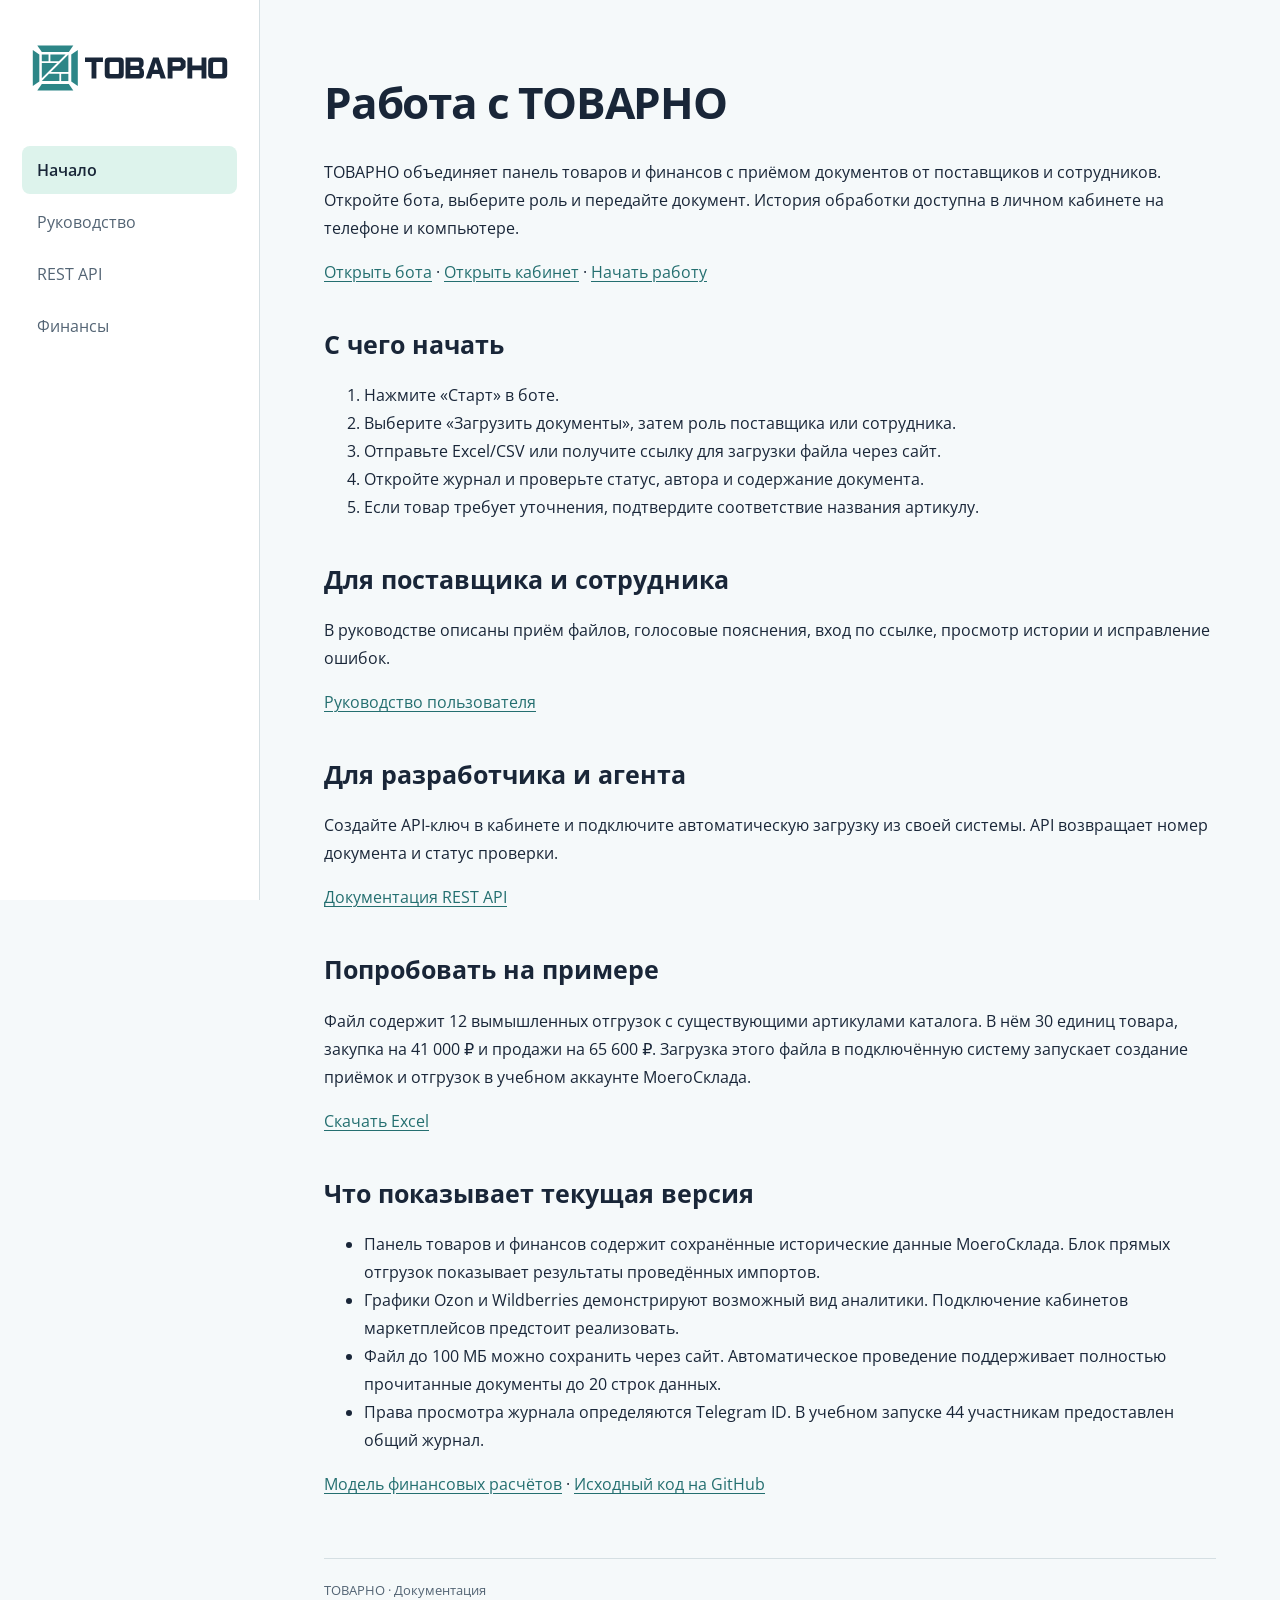
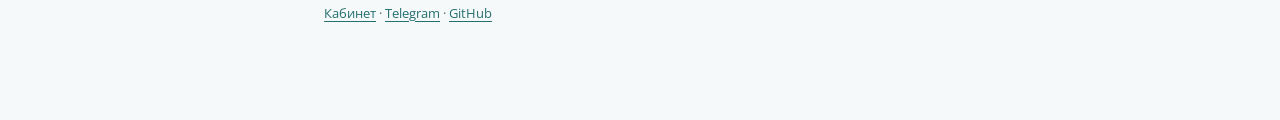
<file: docs-site/index.html>
<!doctype html><html lang="ru"><meta charset="utf-8"><meta name="viewport" content="width=device-width,initial-scale=1"><title>Начало — ТОВАРНО</title><link rel="stylesheet" href="site.css"><aside><a href="index.html"><img src="assets/logo.svg" alt="ТОВАРНО — документация"></a><nav aria-label="Документация"><a href="index.html" aria-current="page">Начало</a><a href="guide.html">Руководство</a><a href="api.html">REST API</a><a href="finance.html">Финансы</a></nav></aside><main><h1>Работа с ТОВАРНО</h1>
<p>ТОВАРНО объединяет панель товаров и финансов с приёмом документов от поставщиков и сотрудников. Откройте бота, выберите роль и передайте документ. История обработки доступна в личном кабинете на телефоне и компьютере.</p>
<p><a href="https://t.me/tovarkonttolbot">Открыть бота</a> · <a href="https://app.moyskladdemo.xyz/">Открыть кабинет</a> · <a href="guide.html">Начать работу</a></p>
<h2>С чего начать</h2>
<ol>
<li>Нажмите «Старт» в боте.</li>
<li>Выберите «Загрузить документы», затем роль поставщика или сотрудника.</li>
<li>Отправьте Excel/CSV или получите ссылку для загрузки файла через сайт.</li>
<li>Откройте журнал и проверьте статус, автора и содержание документа.</li>
<li>Если товар требует уточнения, подтвердите соответствие названия артикулу.</li>
</ol>
<h2>Для поставщика и сотрудника</h2>
<p>В руководстве описаны приём файлов, голосовые пояснения, вход по ссылке, просмотр истории и исправление ошибок.</p>
<p><a href="guide.html">Руководство пользователя</a></p>
<h2>Для разработчика и агента</h2>
<p>Создайте API-ключ в кабинете и подключите автоматическую загрузку из своей системы. API возвращает номер документа и статус проверки.</p>
<p><a href="api.html">Документация REST API</a></p>
<h2>Попробовать на примере</h2>
<p>Файл содержит 12 вымышленных отгрузок с существующими артикулами каталога. В нём 30 единиц товара, закупка на 41 000 ₽ и продажи на 65 600 ₽. Загрузка этого файла в подключённую систему запускает создание приёмок и отгрузок в учебном аккаунте МоегоСклада.</p>
<p><a href="files/supplier-direct-shipment-demo.xlsx">Скачать Excel</a></p>
<h2>Что показывает текущая версия</h2>
<ul>
<li>Панель товаров и финансов содержит сохранённые исторические данные МоегоСклада. Блок прямых отгрузок показывает результаты проведённых импортов.</li>
<li>Графики Ozon и Wildberries демонстрируют возможный вид аналитики. Подключение кабинетов маркетплейсов предстоит реализовать.</li>
<li>Файл до 100 МБ можно сохранить через сайт. Автоматическое проведение поддерживает полностью прочитанные документы до 20 строк данных.</li>
<li>Права просмотра журнала определяются Telegram ID. В учебном запуске 44 участникам предоставлен общий журнал.</li>
</ul>
<p><a href="finance.html">Модель финансовых расчётов</a> · <a href="https://github.com/qwwiwi/moysklad-telegram-dashboard-demo">Исходный код на GitHub</a></p><footer>ТОВАРНО · Документация<br><a href="https://app.moyskladdemo.xyz/">Кабинет</a> · <a href="https://t.me/tovarkonttolbot">Telegram</a> · <a href="https://github.com/qwwiwi/moysklad-telegram-dashboard-demo">GitHub</a></footer></main></html>
</file>
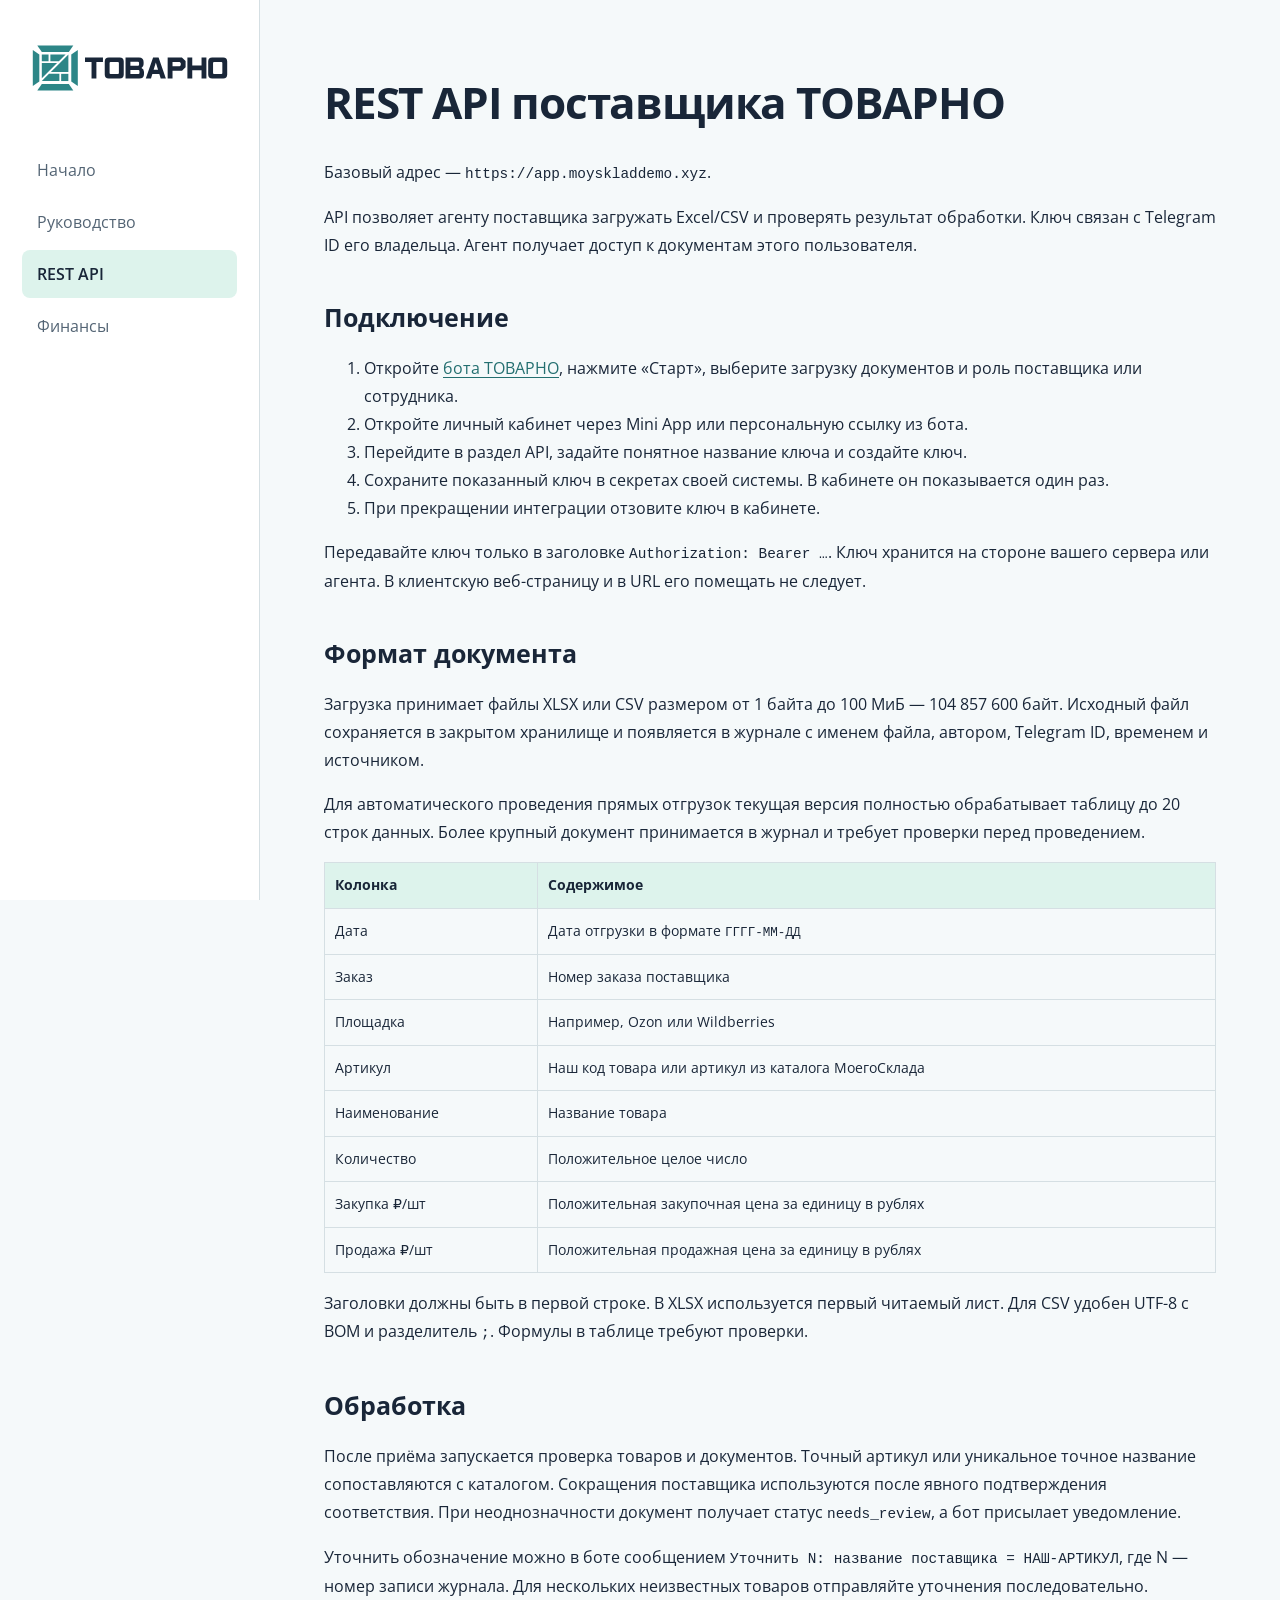
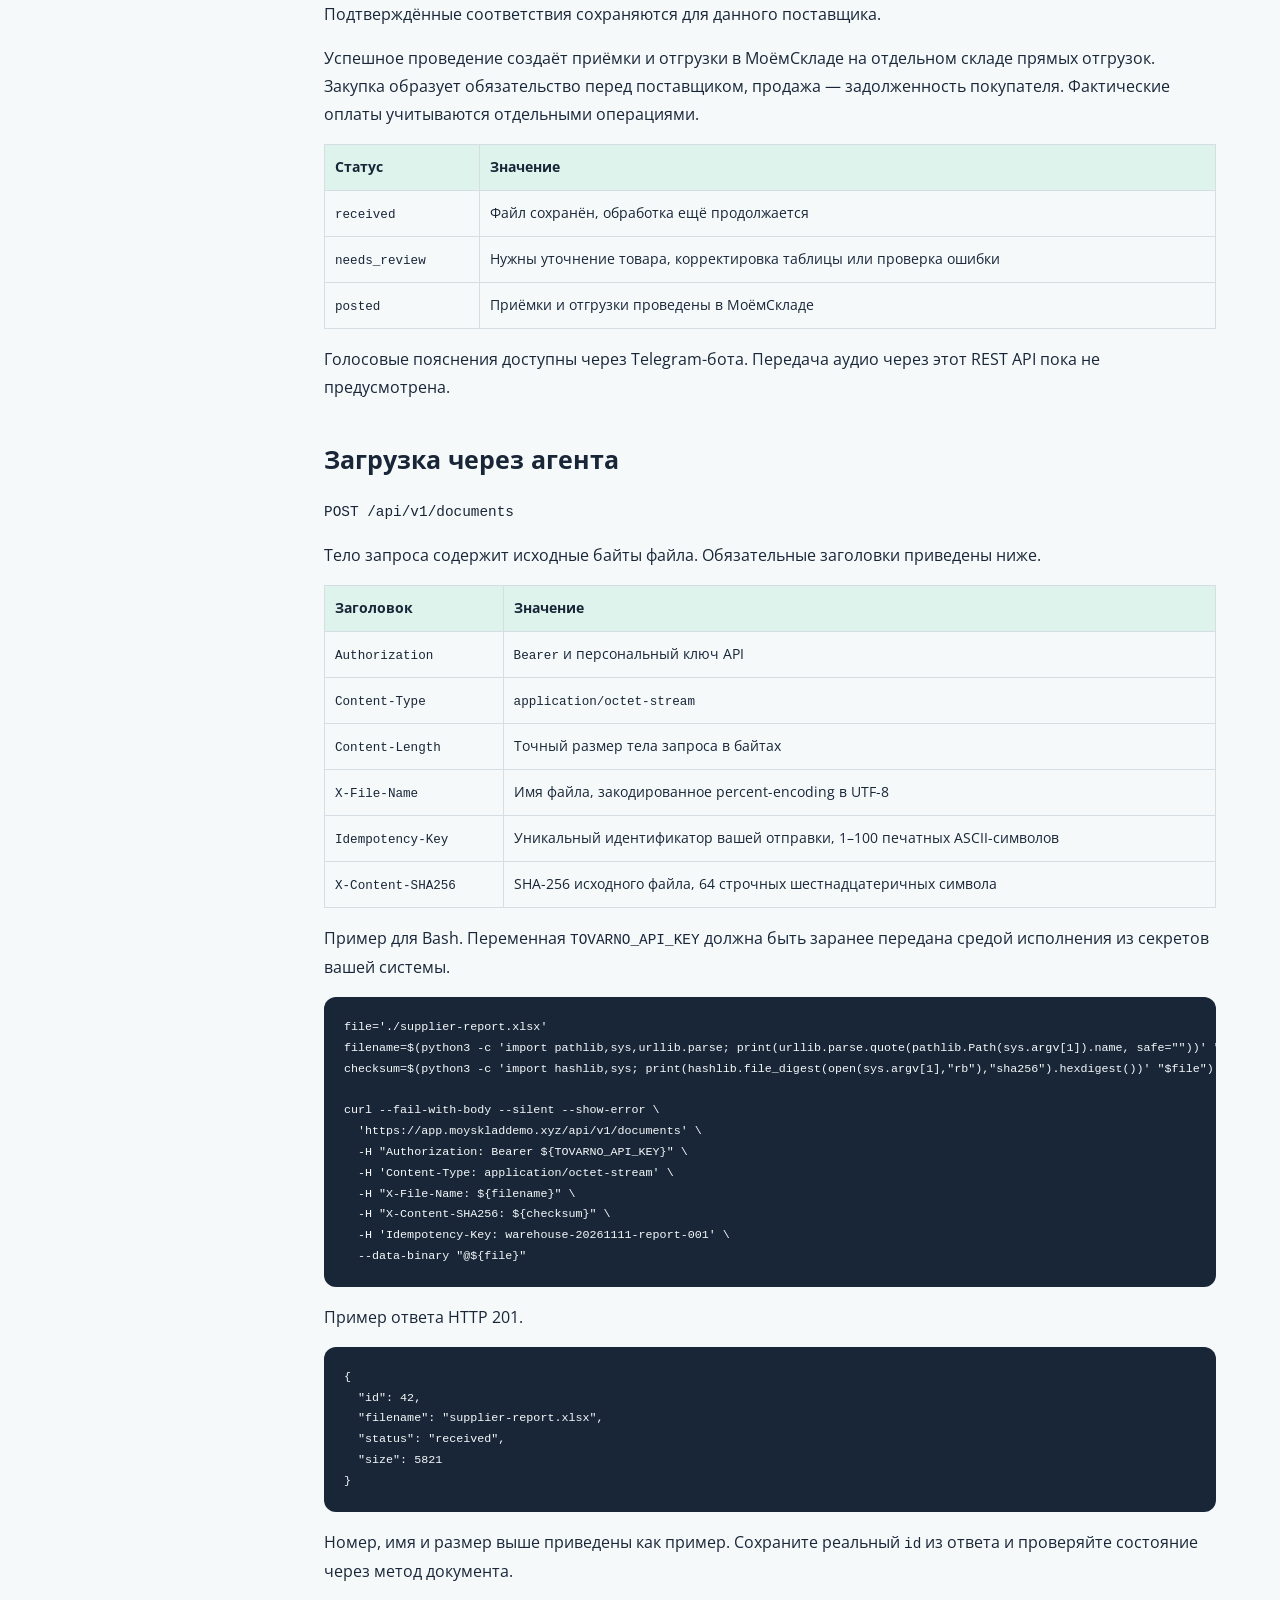
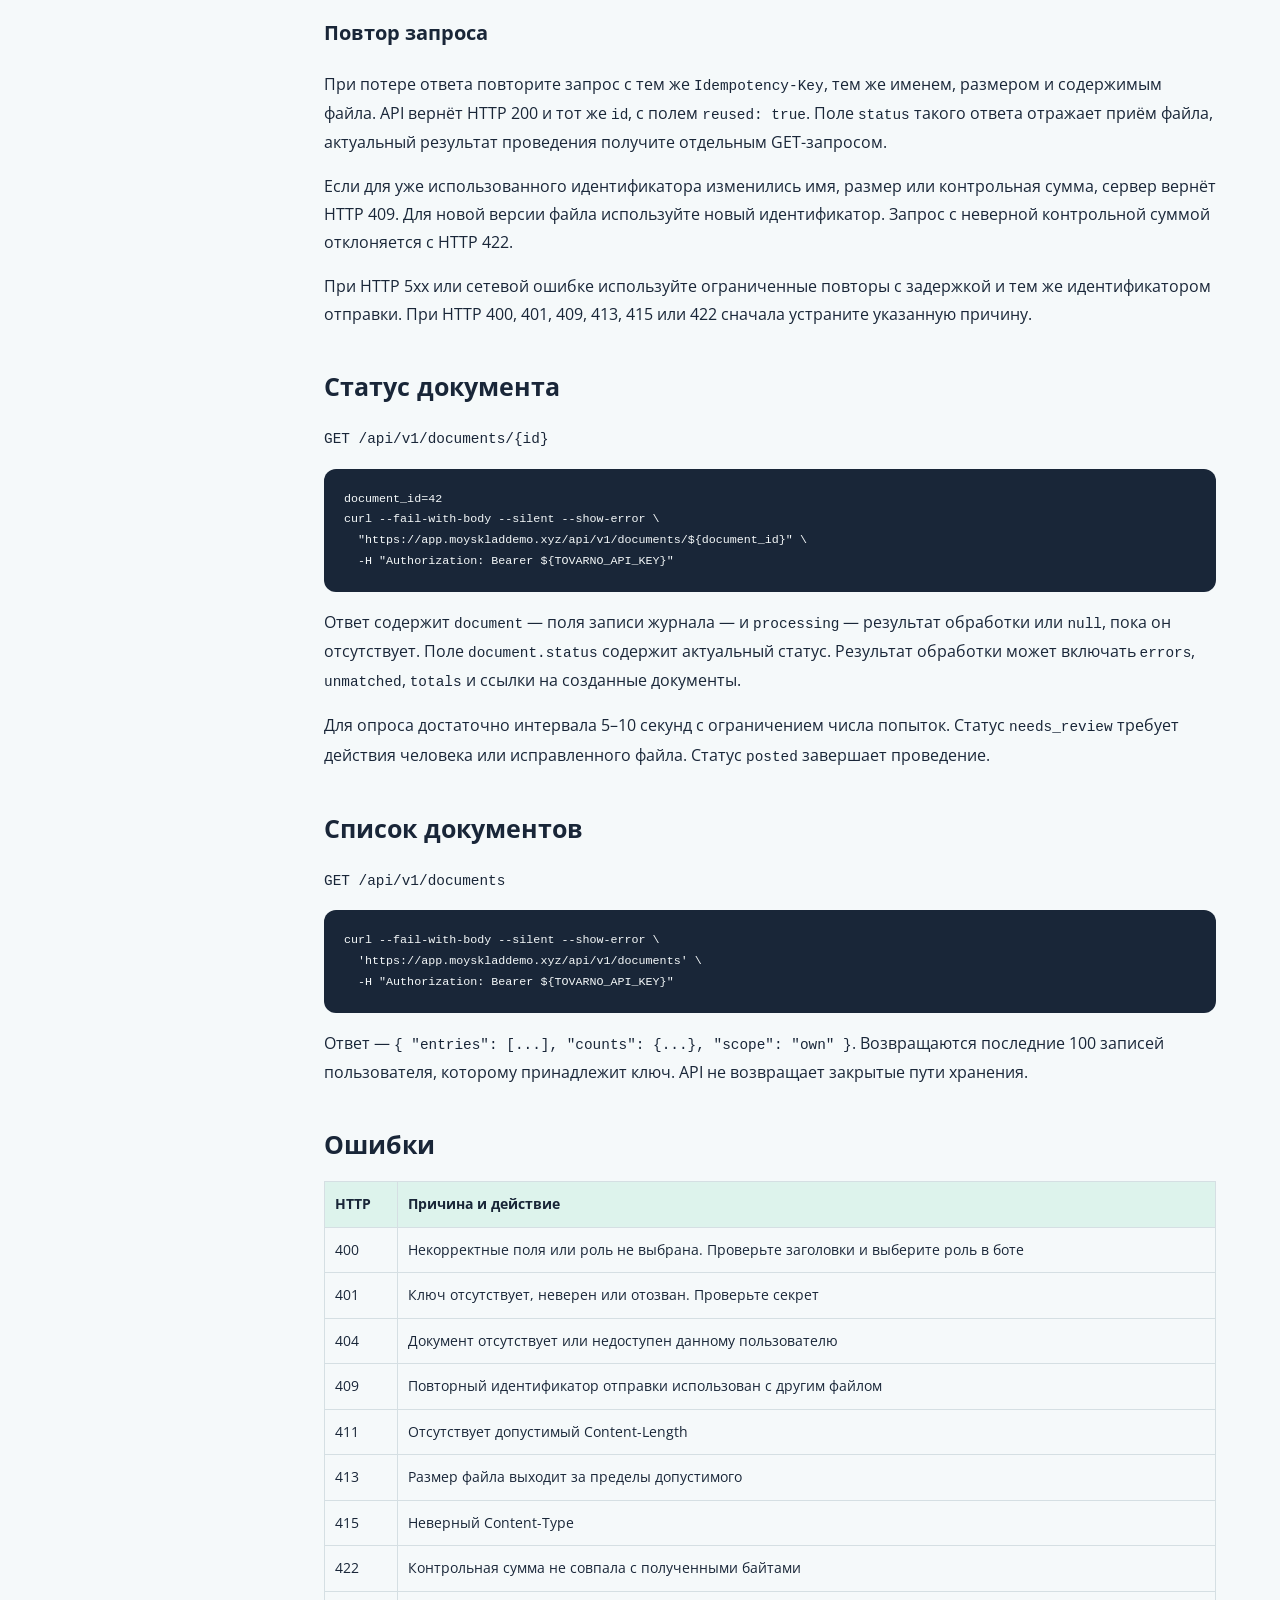
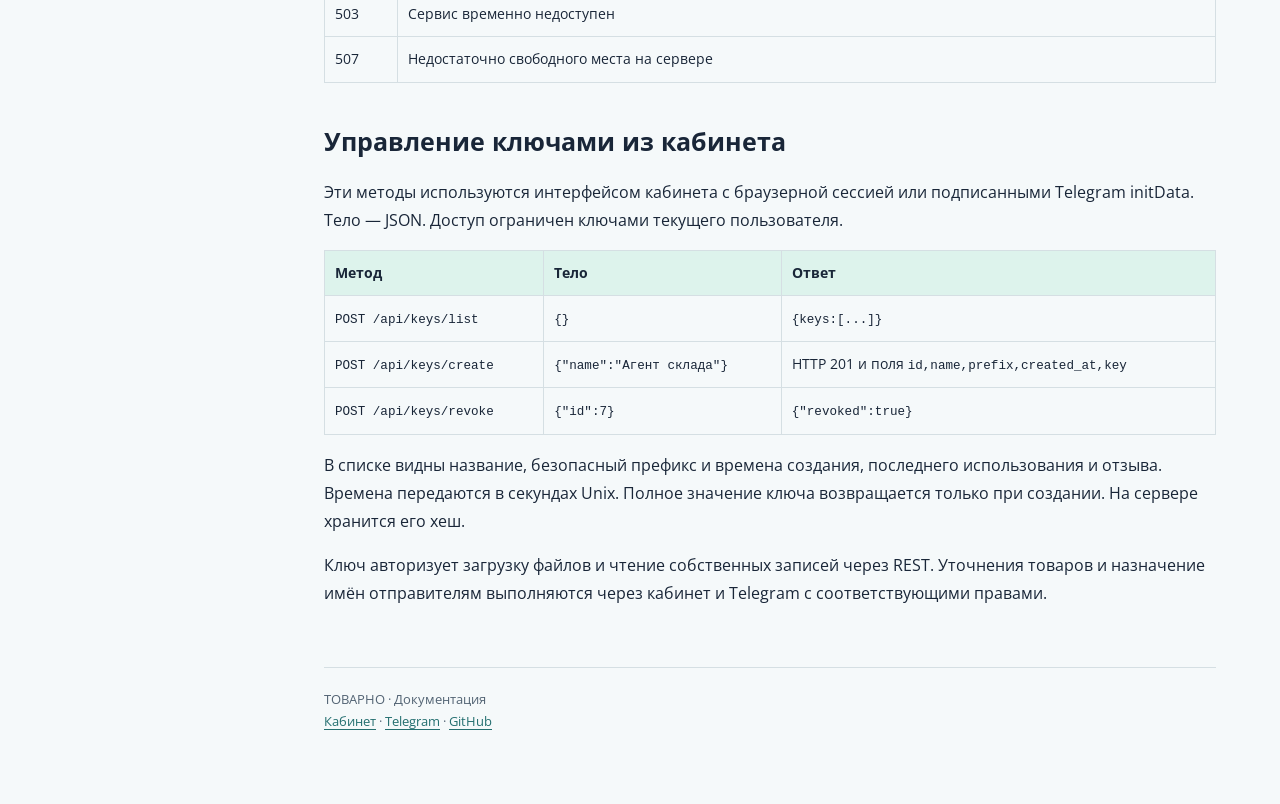
<file: docs-site/api.html>
<!doctype html><html lang="ru"><meta charset="utf-8"><meta name="viewport" content="width=device-width,initial-scale=1"><title>REST API — ТОВАРНО</title><link rel="stylesheet" href="site.css"><aside><a href="index.html"><img src="assets/logo.svg" alt="ТОВАРНО — документация"></a><nav aria-label="Документация"><a href="index.html">Начало</a><a href="guide.html">Руководство</a><a href="api.html" aria-current="page">REST API</a><a href="finance.html">Финансы</a></nav></aside><main><h1>REST API поставщика ТОВАРНО</h1>
<p>Базовый адрес — <code>https://app.moyskladdemo.xyz</code>.</p>
<p>API позволяет агенту поставщика загружать Excel/CSV и проверять результат обработки. Ключ связан с Telegram ID его владельца. Агент получает доступ к документам этого пользователя.</p>
<h2>Подключение</h2>
<ol>
<li>Откройте <a href="https://t.me/tovarkonttolbot">бота ТОВАРНО</a>, нажмите «Старт», выберите загрузку документов и роль поставщика или сотрудника.</li>
<li>Откройте личный кабинет через Mini App или персональную ссылку из бота.</li>
<li>Перейдите в раздел API, задайте понятное название ключа и создайте ключ.</li>
<li>Сохраните показанный ключ в секретах своей системы. В кабинете он показывается один раз.</li>
<li>При прекращении интеграции отзовите ключ в кабинете.</li>
</ol>
<p>Передавайте ключ только в заголовке <code>Authorization: Bearer …</code>. Ключ хранится на стороне вашего сервера или агента. В клиентскую веб-страницу и в URL его помещать не следует.</p>
<h2>Формат документа</h2>
<p>Загрузка принимает файлы XLSX или CSV размером от 1 байта до 100 МиБ — 104 857 600 байт. Исходный файл сохраняется в закрытом хранилище и появляется в журнале с именем файла, автором, Telegram ID, временем и источником.</p>
<p>Для автоматического проведения прямых отгрузок текущая версия полностью обрабатывает таблицу до 20 строк данных. Более крупный документ принимается в журнал и требует проверки перед проведением.</p>
<div class="table-wrap"><table>
<thead>
<tr>
<th>Колонка</th>
<th>Содержимое</th>
</tr>
</thead>
<tbody>
<tr>
<td>Дата</td>
<td>Дата отгрузки в формате <code>ГГГГ-ММ-ДД</code></td>
</tr>
<tr>
<td>Заказ</td>
<td>Номер заказа поставщика</td>
</tr>
<tr>
<td>Площадка</td>
<td>Например, Ozon или Wildberries</td>
</tr>
<tr>
<td>Артикул</td>
<td>Наш код товара или артикул из каталога МоегоСклада</td>
</tr>
<tr>
<td>Наименование</td>
<td>Название товара</td>
</tr>
<tr>
<td>Количество</td>
<td>Положительное целое число</td>
</tr>
<tr>
<td>Закупка ₽/шт</td>
<td>Положительная закупочная цена за единицу в рублях</td>
</tr>
<tr>
<td>Продажа ₽/шт</td>
<td>Положительная продажная цена за единицу в рублях</td>
</tr>
</tbody>
</table></div>
<p>Заголовки должны быть в первой строке. В XLSX используется первый читаемый лист. Для CSV удобен UTF-8 с BOM и разделитель <code>;</code>. Формулы в таблице требуют проверки.</p>
<h2>Обработка</h2>
<p>После приёма запускается проверка товаров и документов. Точный артикул или уникальное точное название сопоставляются с каталогом. Сокращения поставщика используются после явного подтверждения соответствия. При неоднозначности документ получает статус <code>needs_review</code>, а бот присылает уведомление.</p>
<p>Уточнить обозначение можно в боте сообщением <code>Уточнить N: название поставщика = НАШ-АРТИКУЛ</code>, где N — номер записи журнала. Для нескольких неизвестных товаров отправляйте уточнения последовательно. Подтверждённые соответствия сохраняются для данного поставщика.</p>
<p>Успешное проведение создаёт приёмки и отгрузки в МоёмСкладе на отдельном складе прямых отгрузок. Закупка образует обязательство перед поставщиком, продажа — задолженность покупателя. Фактические оплаты учитываются отдельными операциями.</p>
<div class="table-wrap"><table>
<thead>
<tr>
<th>Статус</th>
<th>Значение</th>
</tr>
</thead>
<tbody>
<tr>
<td><code>received</code></td>
<td>Файл сохранён, обработка ещё продолжается</td>
</tr>
<tr>
<td><code>needs_review</code></td>
<td>Нужны уточнение товара, корректировка таблицы или проверка ошибки</td>
</tr>
<tr>
<td><code>posted</code></td>
<td>Приёмки и отгрузки проведены в МоёмСкладе</td>
</tr>
</tbody>
</table></div>
<p>Голосовые пояснения доступны через Telegram-бота. Передача аудио через этот REST API пока не предусмотрена.</p>
<h2>Загрузка через агента</h2>
<p><code>POST /api/v1/documents</code></p>
<p>Тело запроса содержит исходные байты файла. Обязательные заголовки приведены ниже.</p>
<div class="table-wrap"><table>
<thead>
<tr>
<th>Заголовок</th>
<th>Значение</th>
</tr>
</thead>
<tbody>
<tr>
<td><code>Authorization</code></td>
<td><code>Bearer</code> и персональный ключ API</td>
</tr>
<tr>
<td><code>Content-Type</code></td>
<td><code>application/octet-stream</code></td>
</tr>
<tr>
<td><code>Content-Length</code></td>
<td>Точный размер тела запроса в байтах</td>
</tr>
<tr>
<td><code>X-File-Name</code></td>
<td>Имя файла, закодированное percent-encoding в UTF-8</td>
</tr>
<tr>
<td><code>Idempotency-Key</code></td>
<td>Уникальный идентификатор вашей отправки, 1–100 печатных ASCII-символов</td>
</tr>
<tr>
<td><code>X-Content-SHA256</code></td>
<td>SHA-256 исходного файла, 64 строчных шестнадцатеричных символа</td>
</tr>
</tbody>
</table></div>
<p>Пример для Bash. Переменная <code>TOVARNO_API_KEY</code> должна быть заранее передана средой исполнения из секретов вашей системы.</p>
<pre><code class="language-bash">file='./supplier-report.xlsx'
filename=$(python3 -c 'import pathlib,sys,urllib.parse; print(urllib.parse.quote(pathlib.Path(sys.argv[1]).name, safe=&quot;&quot;))' &quot;$file&quot;)
checksum=$(python3 -c 'import hashlib,sys; print(hashlib.file_digest(open(sys.argv[1],&quot;rb&quot;),&quot;sha256&quot;).hexdigest())' &quot;$file&quot;)

curl --fail-with-body --silent --show-error \
  'https://app.moyskladdemo.xyz/api/v1/documents' \
  -H &quot;Authorization: Bearer ${TOVARNO_API_KEY}&quot; \
  -H 'Content-Type: application/octet-stream' \
  -H &quot;X-File-Name: ${filename}&quot; \
  -H &quot;X-Content-SHA256: ${checksum}&quot; \
  -H 'Idempotency-Key: warehouse-20261111-report-001' \
  --data-binary &quot;@${file}&quot;
</code></pre>
<p>Пример ответа HTTP 201.</p>
<pre><code class="language-json">{
  &quot;id&quot;: 42,
  &quot;filename&quot;: &quot;supplier-report.xlsx&quot;,
  &quot;status&quot;: &quot;received&quot;,
  &quot;size&quot;: 5821
}
</code></pre>
<p>Номер, имя и размер выше приведены как пример. Сохраните реальный <code>id</code> из ответа и проверяйте состояние через метод документа.</p>
<h3>Повтор запроса</h3>
<p>При потере ответа повторите запрос с тем же <code>Idempotency-Key</code>, тем же именем, размером и содержимым файла. API вернёт HTTP 200 и тот же <code>id</code>, с полем <code>reused: true</code>. Поле <code>status</code> такого ответа отражает приём файла, актуальный результат проведения получите отдельным GET-запросом.</p>
<p>Если для уже использованного идентификатора изменились имя, размер или контрольная сумма, сервер вернёт HTTP 409. Для новой версии файла используйте новый идентификатор. Запрос с неверной контрольной суммой отклоняется с HTTP 422.</p>
<p>При HTTP 5xx или сетевой ошибке используйте ограниченные повторы с задержкой и тем же идентификатором отправки. При HTTP 400, 401, 409, 413, 415 или 422 сначала устраните указанную причину.</p>
<h2>Статус документа</h2>
<p><code>GET /api/v1/documents/{id}</code></p>
<pre><code class="language-bash">document_id=42
curl --fail-with-body --silent --show-error \
  &quot;https://app.moyskladdemo.xyz/api/v1/documents/${document_id}&quot; \
  -H &quot;Authorization: Bearer ${TOVARNO_API_KEY}&quot;
</code></pre>
<p>Ответ содержит <code>document</code> — поля записи журнала — и <code>processing</code> — результат обработки или <code>null</code>, пока он отсутствует. Поле <code>document.status</code> содержит актуальный статус. Результат обработки может включать <code>errors</code>, <code>unmatched</code>, <code>totals</code> и ссылки на созданные документы.</p>
<p>Для опроса достаточно интервала 5–10 секунд с ограничением числа попыток. Статус <code>needs_review</code> требует действия человека или исправленного файла. Статус <code>posted</code> завершает проведение.</p>
<h2>Список документов</h2>
<p><code>GET /api/v1/documents</code></p>
<pre><code class="language-bash">curl --fail-with-body --silent --show-error \
  'https://app.moyskladdemo.xyz/api/v1/documents' \
  -H &quot;Authorization: Bearer ${TOVARNO_API_KEY}&quot;
</code></pre>
<p>Ответ — <code>{ "entries": [...], "counts": {...}, "scope": "own" }</code>. Возвращаются последние 100 записей пользователя, которому принадлежит ключ. API не возвращает закрытые пути хранения.</p>
<h2>Ошибки</h2>
<div class="table-wrap"><table>
<thead>
<tr>
<th>HTTP</th>
<th>Причина и действие</th>
</tr>
</thead>
<tbody>
<tr>
<td>400</td>
<td>Некорректные поля или роль не выбрана. Проверьте заголовки и выберите роль в боте</td>
</tr>
<tr>
<td>401</td>
<td>Ключ отсутствует, неверен или отозван. Проверьте секрет</td>
</tr>
<tr>
<td>404</td>
<td>Документ отсутствует или недоступен данному пользователю</td>
</tr>
<tr>
<td>409</td>
<td>Повторный идентификатор отправки использован с другим файлом</td>
</tr>
<tr>
<td>411</td>
<td>Отсутствует допустимый Content-Length</td>
</tr>
<tr>
<td>413</td>
<td>Размер файла выходит за пределы допустимого</td>
</tr>
<tr>
<td>415</td>
<td>Неверный Content-Type</td>
</tr>
<tr>
<td>422</td>
<td>Контрольная сумма не совпала с полученными байтами</td>
</tr>
<tr>
<td>503</td>
<td>Сервис временно недоступен</td>
</tr>
<tr>
<td>507</td>
<td>Недостаточно свободного места на сервере</td>
</tr>
</tbody>
</table></div>
<h2>Управление ключами из кабинета</h2>
<p>Эти методы используются интерфейсом кабинета с браузерной сессией или подписанными Telegram initData. Тело — JSON. Доступ ограничен ключами текущего пользователя.</p>
<div class="table-wrap"><table>
<thead>
<tr>
<th>Метод</th>
<th>Тело</th>
<th>Ответ</th>
</tr>
</thead>
<tbody>
<tr>
<td><code>POST /api/keys/list</code></td>
<td><code>{}</code></td>
<td><code>{keys:[...]}</code></td>
</tr>
<tr>
<td><code>POST /api/keys/create</code></td>
<td><code>{"name":"Агент склада"}</code></td>
<td>HTTP 201 и поля <code>id,name,prefix,created_at,key</code></td>
</tr>
<tr>
<td><code>POST /api/keys/revoke</code></td>
<td><code>{"id":7}</code></td>
<td><code>{"revoked":true}</code></td>
</tr>
</tbody>
</table></div>
<p>В списке видны название, безопасный префикс и времена создания, последнего использования и отзыва. Времена передаются в секундах Unix. Полное значение ключа возвращается только при создании. На сервере хранится его хеш.</p>
<p>Ключ авторизует загрузку файлов и чтение собственных записей через REST. Уточнения товаров и назначение имён отправителям выполняются через кабинет и Telegram с соответствующими правами.</p><footer>ТОВАРНО · Документация<br><a href="https://app.moyskladdemo.xyz/">Кабинет</a> · <a href="https://t.me/tovarkonttolbot">Telegram</a> · <a href="https://github.com/qwwiwi/moysklad-telegram-dashboard-demo">GitHub</a></footer></main></html>
</file>
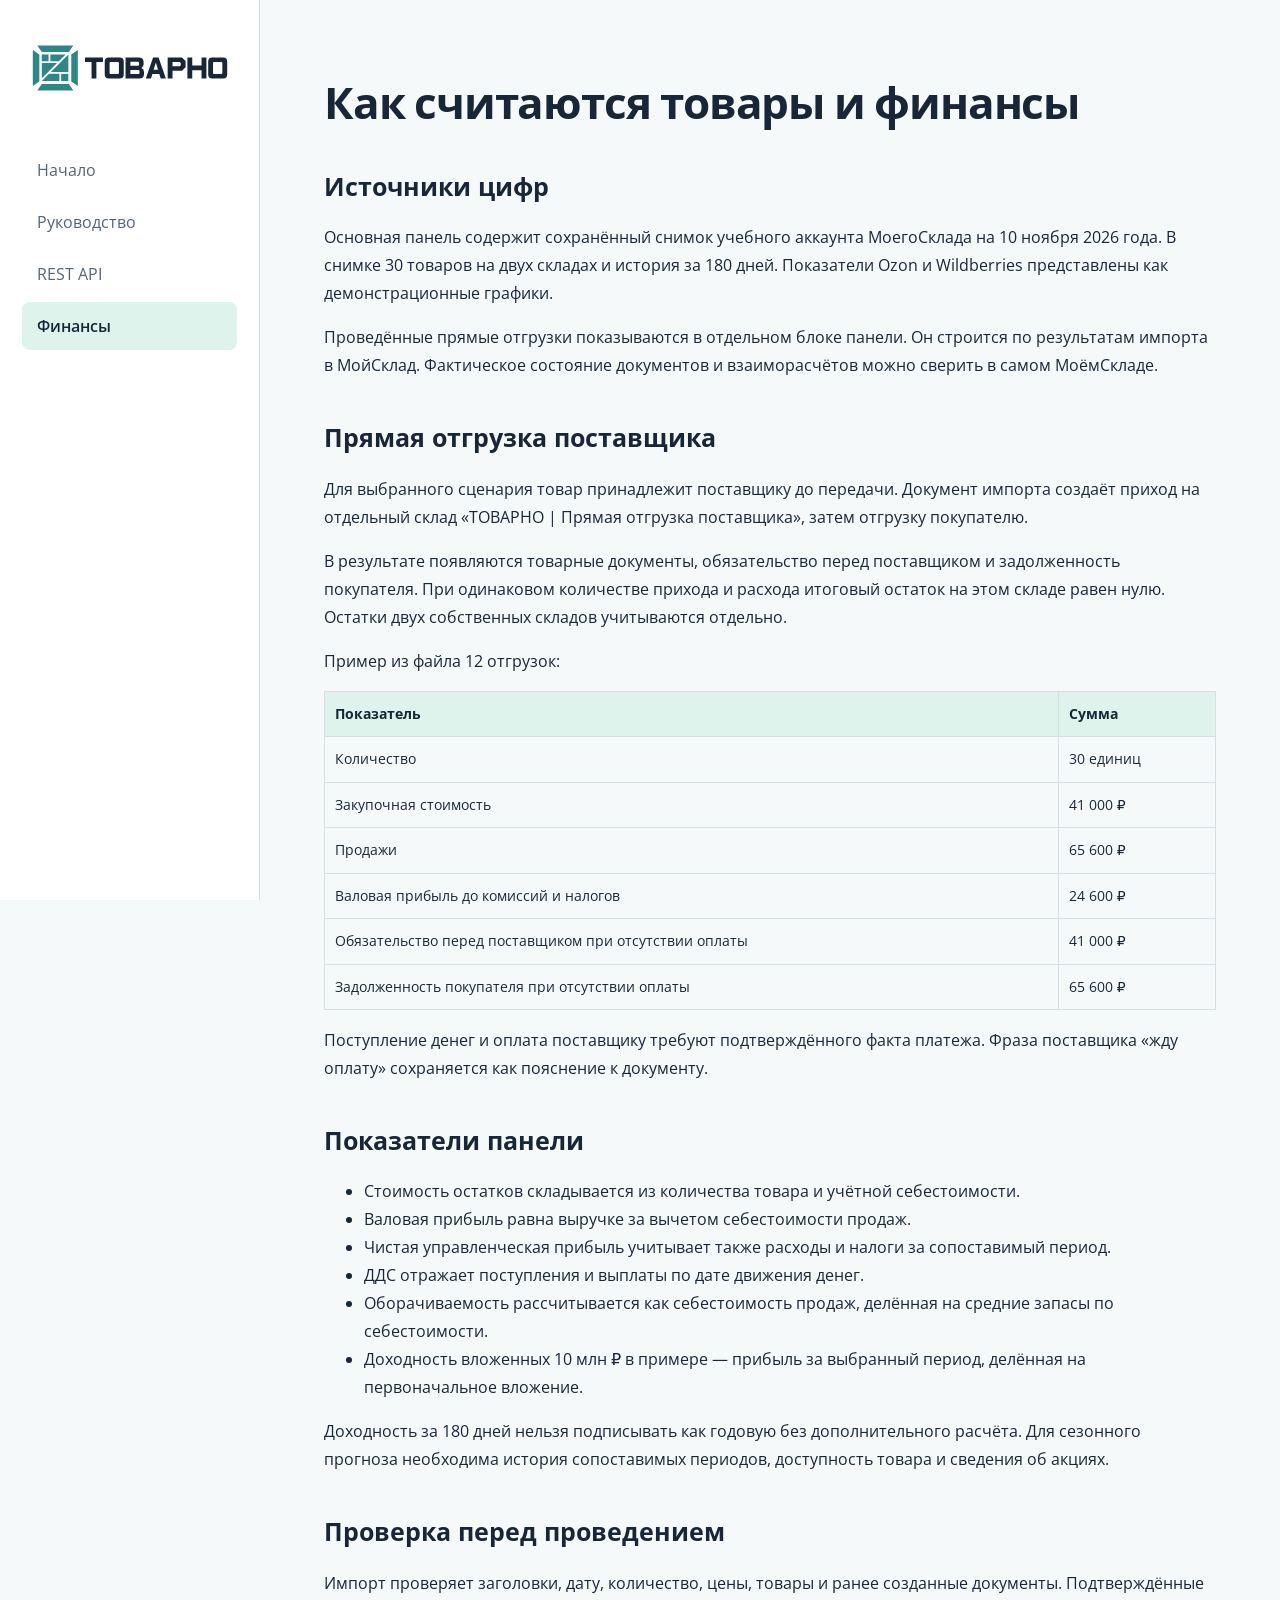
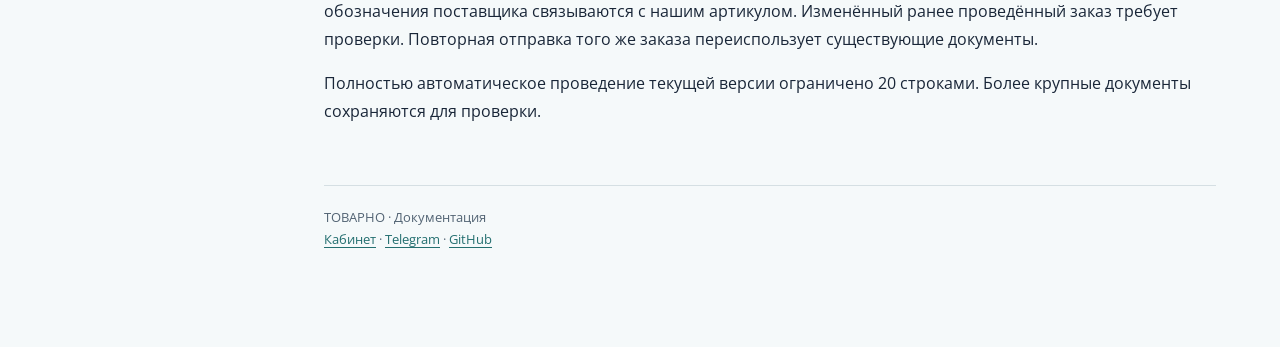
<file: docs-site/finance.html>
<!doctype html><html lang="ru"><meta charset="utf-8"><meta name="viewport" content="width=device-width,initial-scale=1"><title>Финансы — ТОВАРНО</title><link rel="stylesheet" href="site.css"><aside><a href="index.html"><img src="assets/logo.svg" alt="ТОВАРНО — документация"></a><nav aria-label="Документация"><a href="index.html">Начало</a><a href="guide.html">Руководство</a><a href="api.html">REST API</a><a href="finance.html" aria-current="page">Финансы</a></nav></aside><main><h1>Как считаются товары и финансы</h1>
<h2>Источники цифр</h2>
<p>Основная панель содержит сохранённый снимок учебного аккаунта МоегоСклада на 10 ноября 2026 года. В снимке 30 товаров на двух складах и история за 180 дней. Показатели Ozon и Wildberries представлены как демонстрационные графики.</p>
<p>Проведённые прямые отгрузки показываются в отдельном блоке панели. Он строится по результатам импорта в МойСклад. Фактическое состояние документов и взаиморасчётов можно сверить в самом МоёмСкладе.</p>
<h2>Прямая отгрузка поставщика</h2>
<p>Для выбранного сценария товар принадлежит поставщику до передачи. Документ импорта создаёт приход на отдельный склад «ТОВАРНО | Прямая отгрузка поставщика», затем отгрузку покупателю.</p>
<p>В результате появляются товарные документы, обязательство перед поставщиком и задолженность покупателя. При одинаковом количестве прихода и расхода итоговый остаток на этом складе равен нулю. Остатки двух собственных складов учитываются отдельно.</p>
<p>Пример из файла 12 отгрузок:</p>
<div class="table-wrap"><table>
<thead>
<tr>
<th>Показатель</th>
<th>Сумма</th>
</tr>
</thead>
<tbody>
<tr>
<td>Количество</td>
<td>30 единиц</td>
</tr>
<tr>
<td>Закупочная стоимость</td>
<td>41 000 ₽</td>
</tr>
<tr>
<td>Продажи</td>
<td>65 600 ₽</td>
</tr>
<tr>
<td>Валовая прибыль до комиссий и налогов</td>
<td>24 600 ₽</td>
</tr>
<tr>
<td>Обязательство перед поставщиком при отсутствии оплаты</td>
<td>41 000 ₽</td>
</tr>
<tr>
<td>Задолженность покупателя при отсутствии оплаты</td>
<td>65 600 ₽</td>
</tr>
</tbody>
</table></div>
<p>Поступление денег и оплата поставщику требуют подтверждённого факта платежа. Фраза поставщика «жду оплату» сохраняется как пояснение к документу.</p>
<h2>Показатели панели</h2>
<ul>
<li>Стоимость остатков складывается из количества товара и учётной себестоимости.</li>
<li>Валовая прибыль равна выручке за вычетом себестоимости продаж.</li>
<li>Чистая управленческая прибыль учитывает также расходы и налоги за сопоставимый период.</li>
<li>ДДС отражает поступления и выплаты по дате движения денег.</li>
<li>Оборачиваемость рассчитывается как себестоимость продаж, делённая на средние запасы по себестоимости.</li>
<li>Доходность вложенных 10 млн ₽ в примере — прибыль за выбранный период, делённая на первоначальное вложение.</li>
</ul>
<p>Доходность за 180 дней нельзя подписывать как годовую без дополнительного расчёта. Для сезонного прогноза необходима история сопоставимых периодов, доступность товара и сведения об акциях.</p>
<h2>Проверка перед проведением</h2>
<p>Импорт проверяет заголовки, дату, количество, цены, товары и ранее созданные документы. Подтверждённые обозначения поставщика связываются с нашим артикулом. Изменённый ранее проведённый заказ требует проверки. Повторная отправка того же заказа переиспользует существующие документы.</p>
<p>Полностью автоматическое проведение текущей версии ограничено 20 строками. Более крупные документы сохраняются для проверки.</p><footer>ТОВАРНО · Документация<br><a href="https://app.moyskladdemo.xyz/">Кабинет</a> · <a href="https://t.me/tovarkonttolbot">Telegram</a> · <a href="https://github.com/qwwiwi/moysklad-telegram-dashboard-demo">GitHub</a></footer></main></html>
</file>
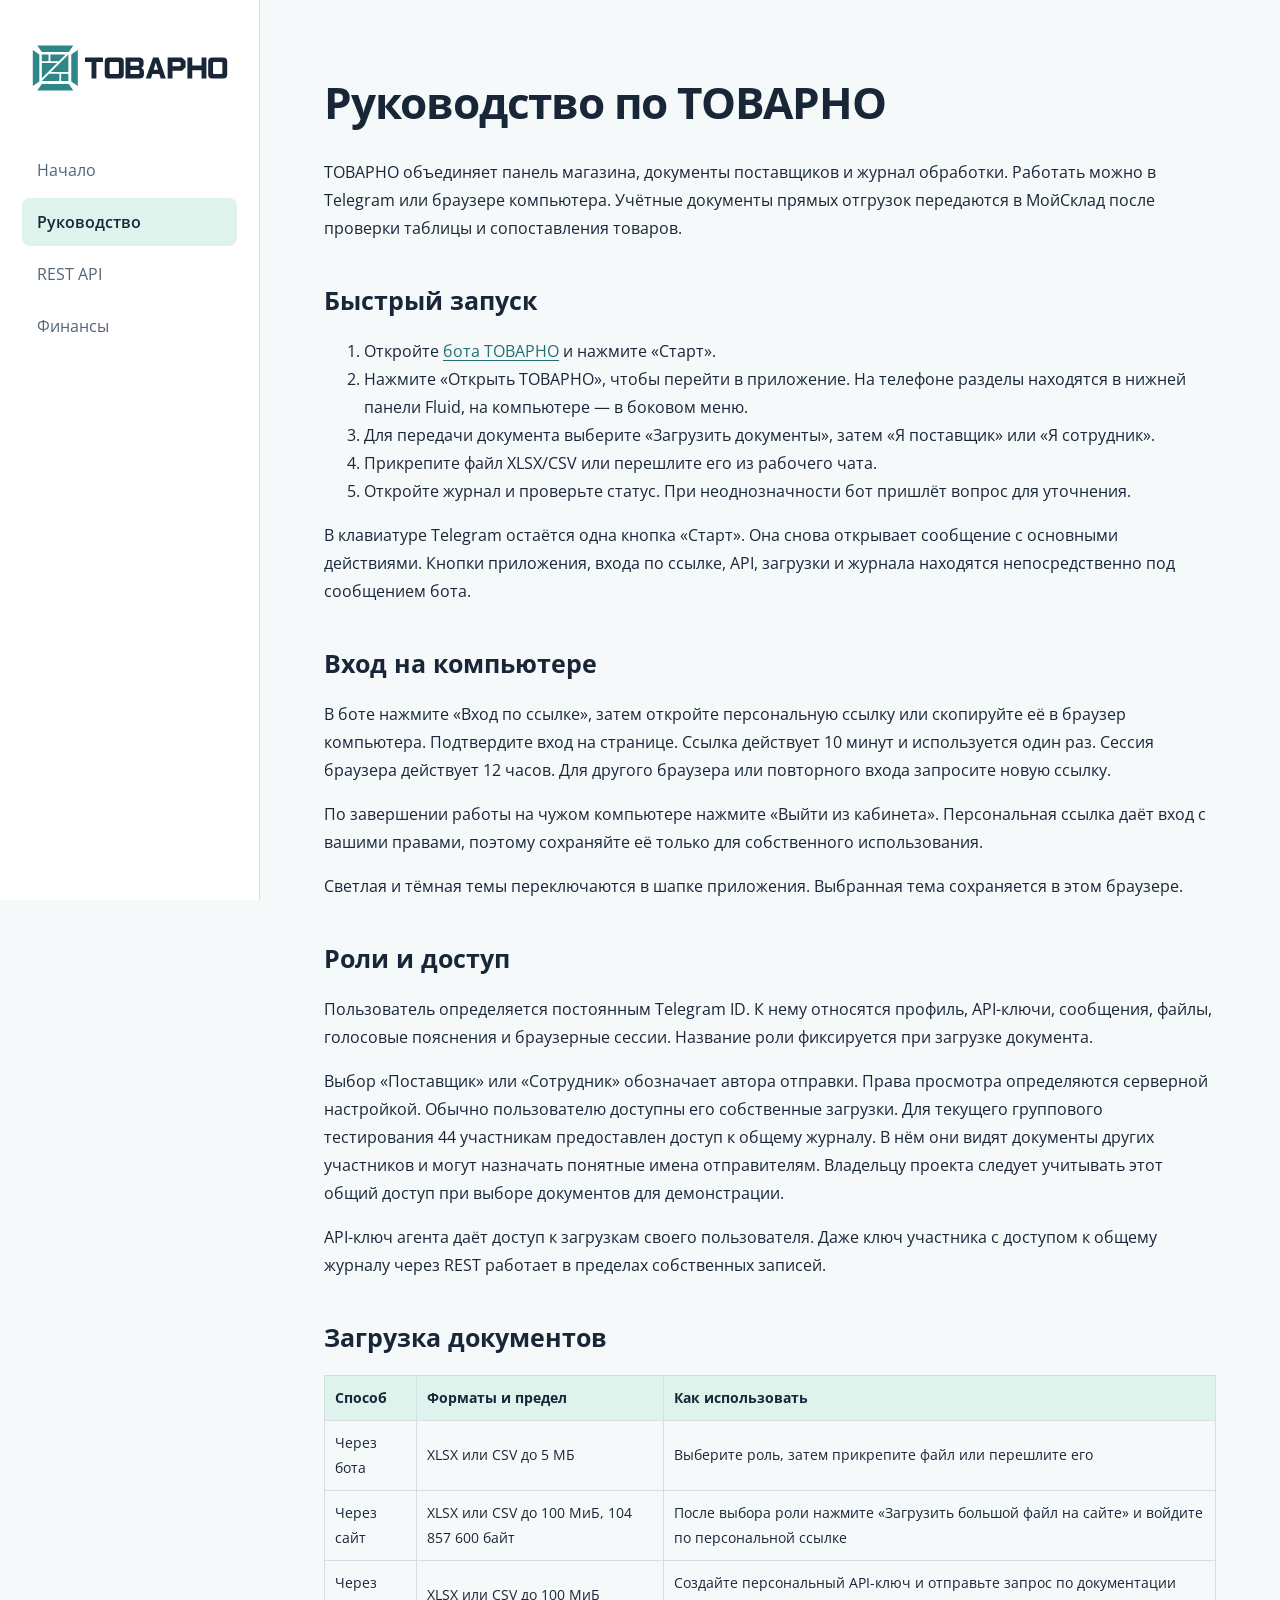
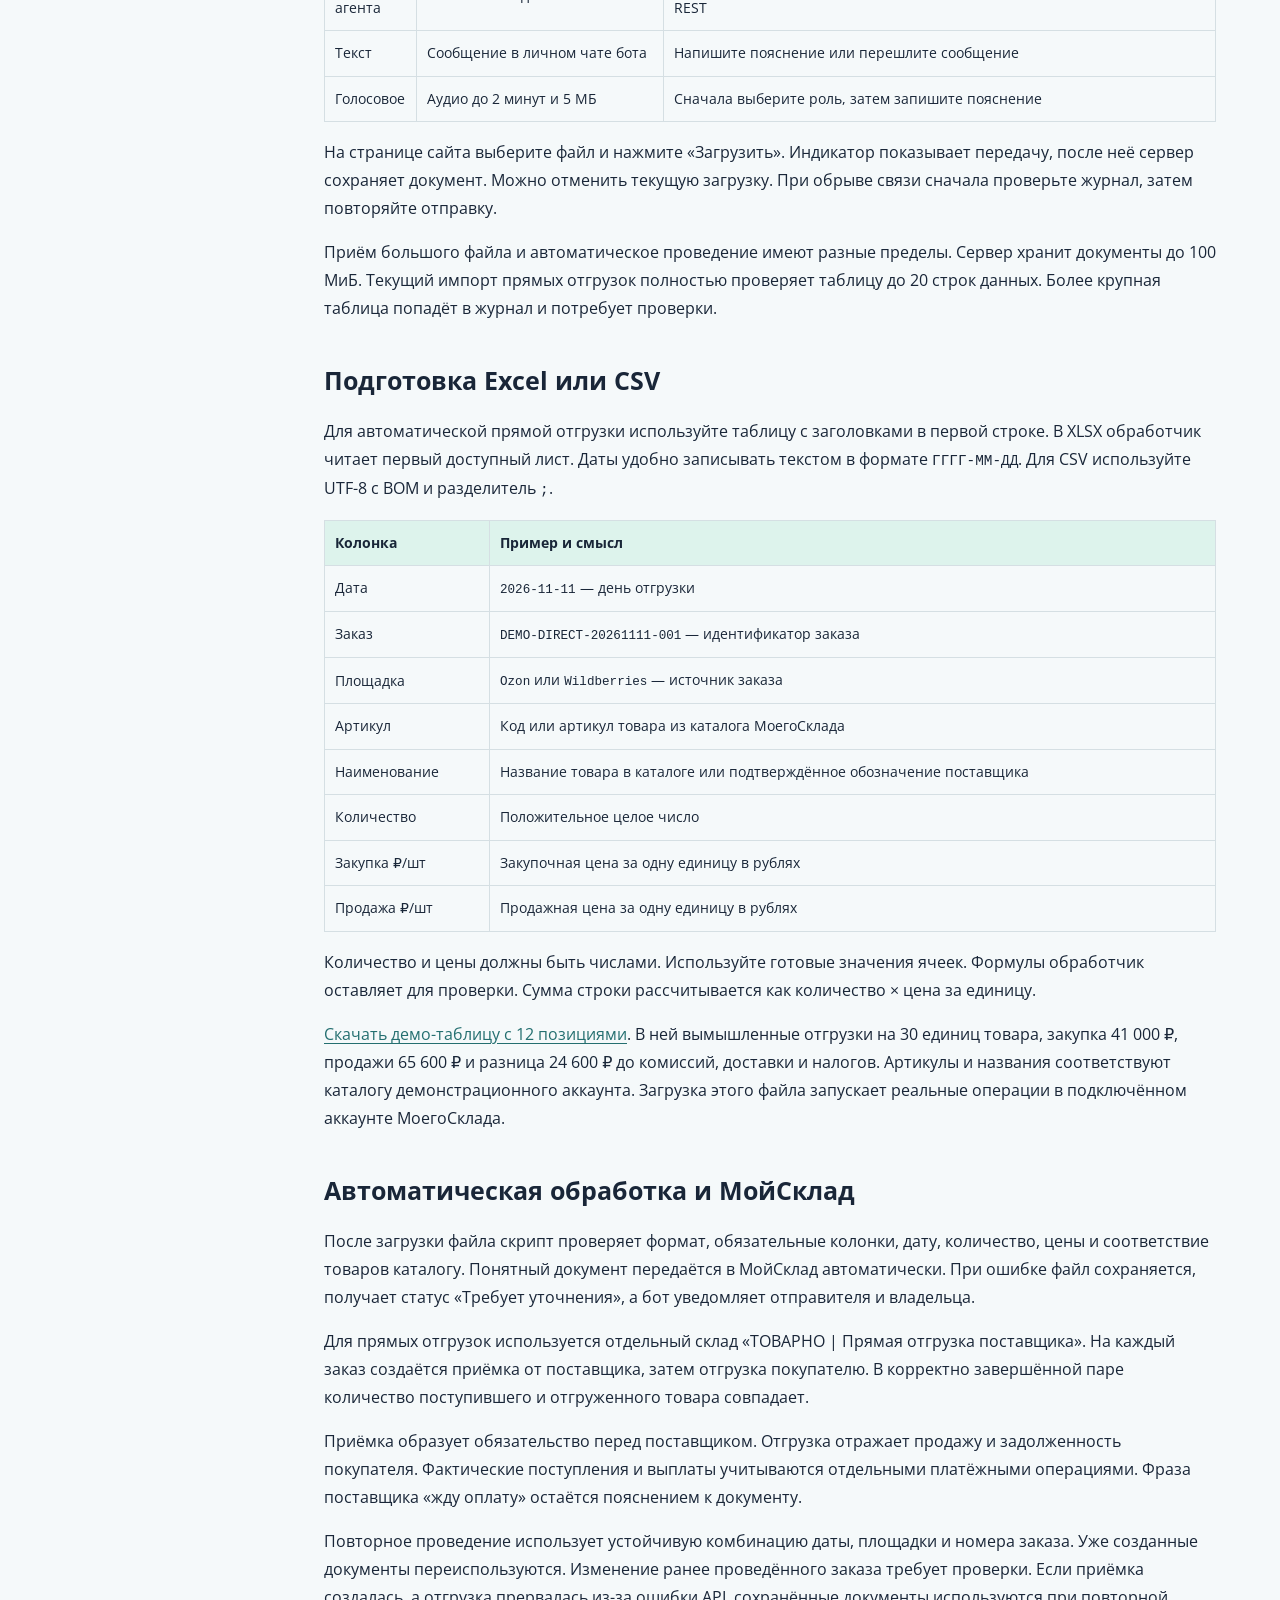
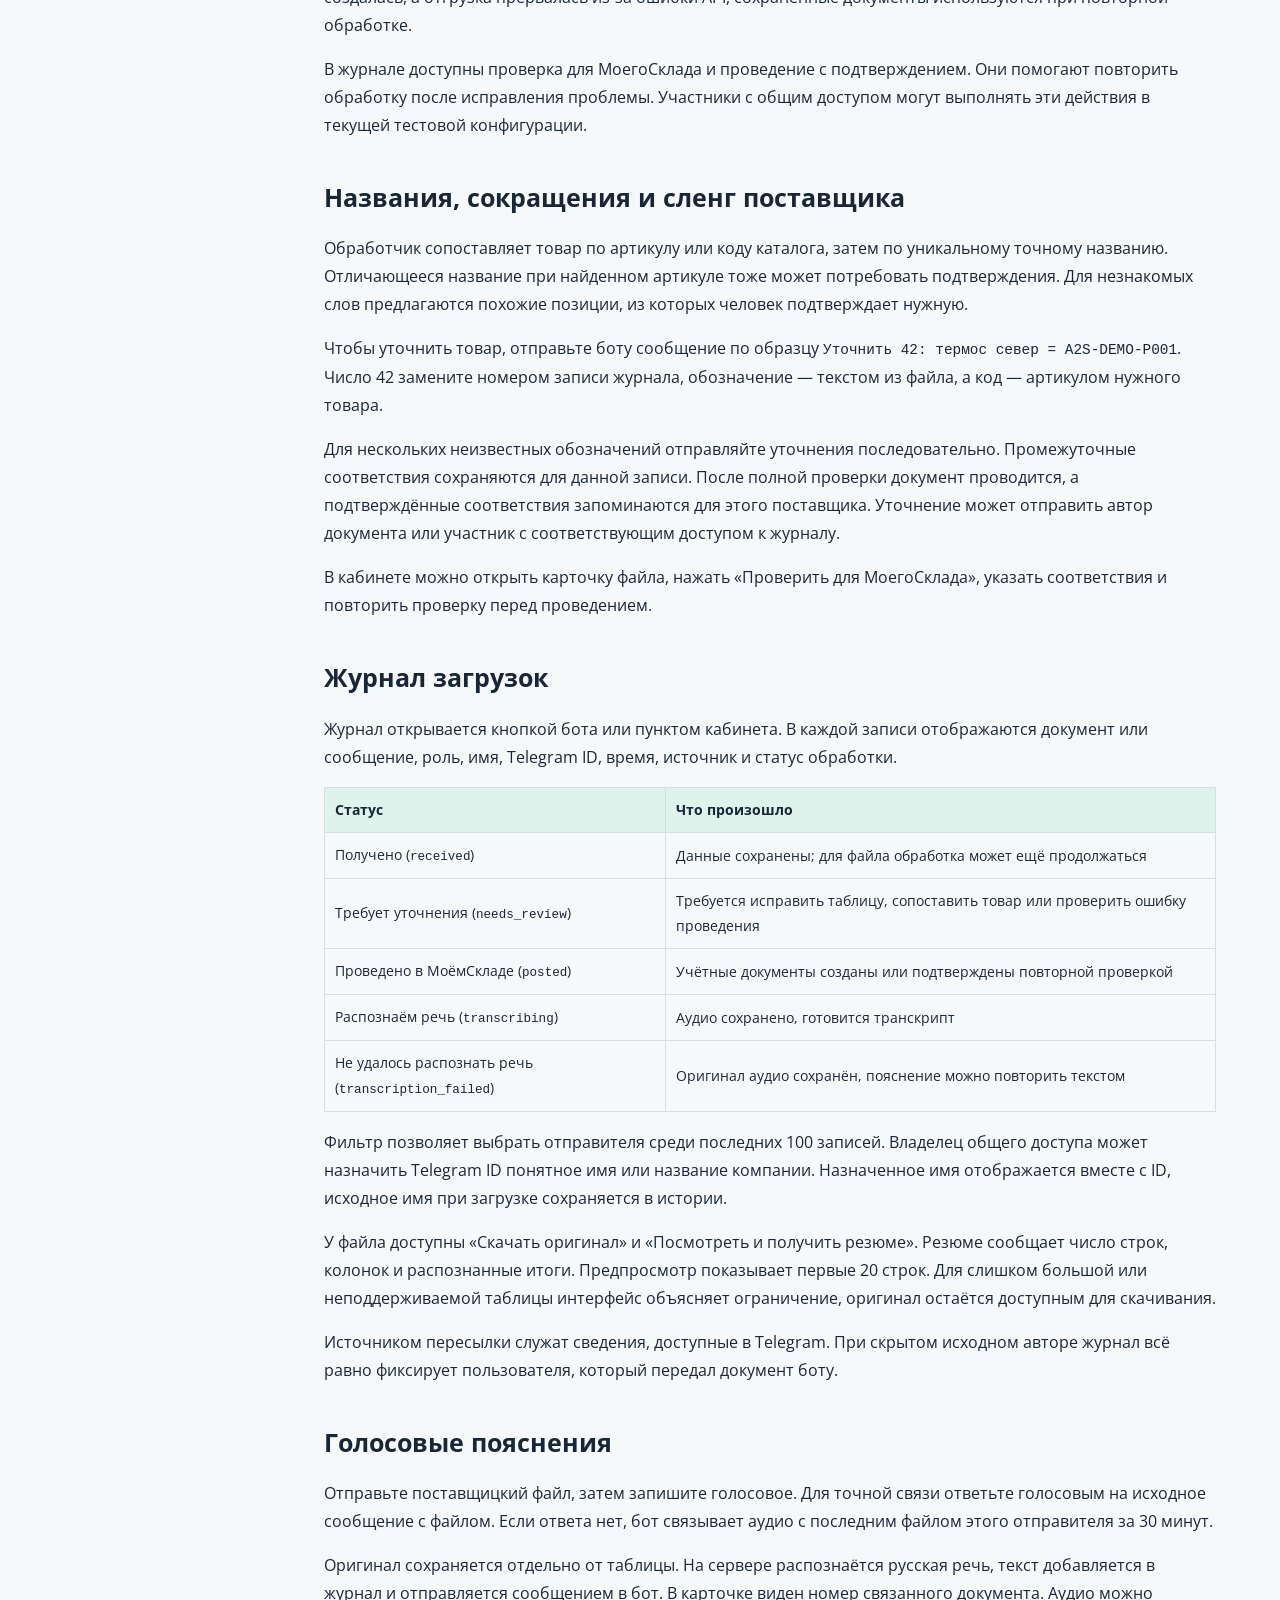
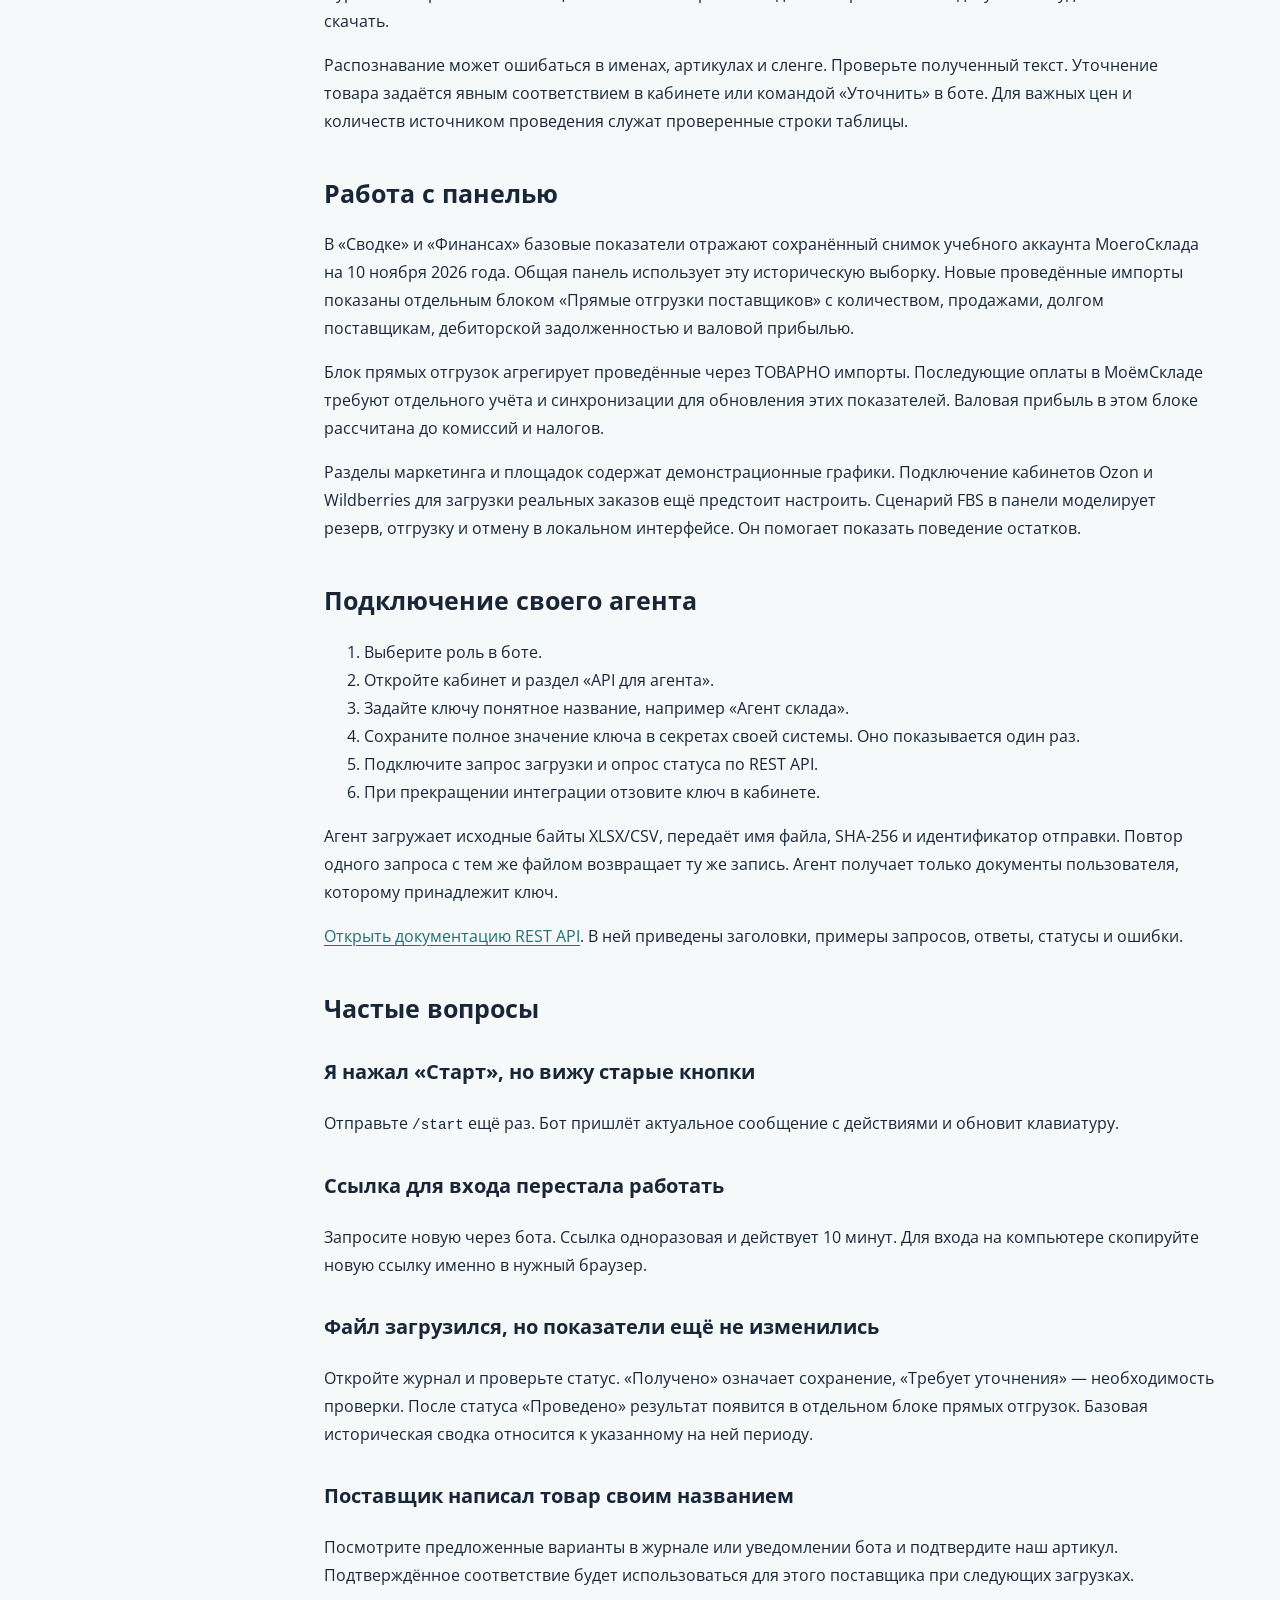
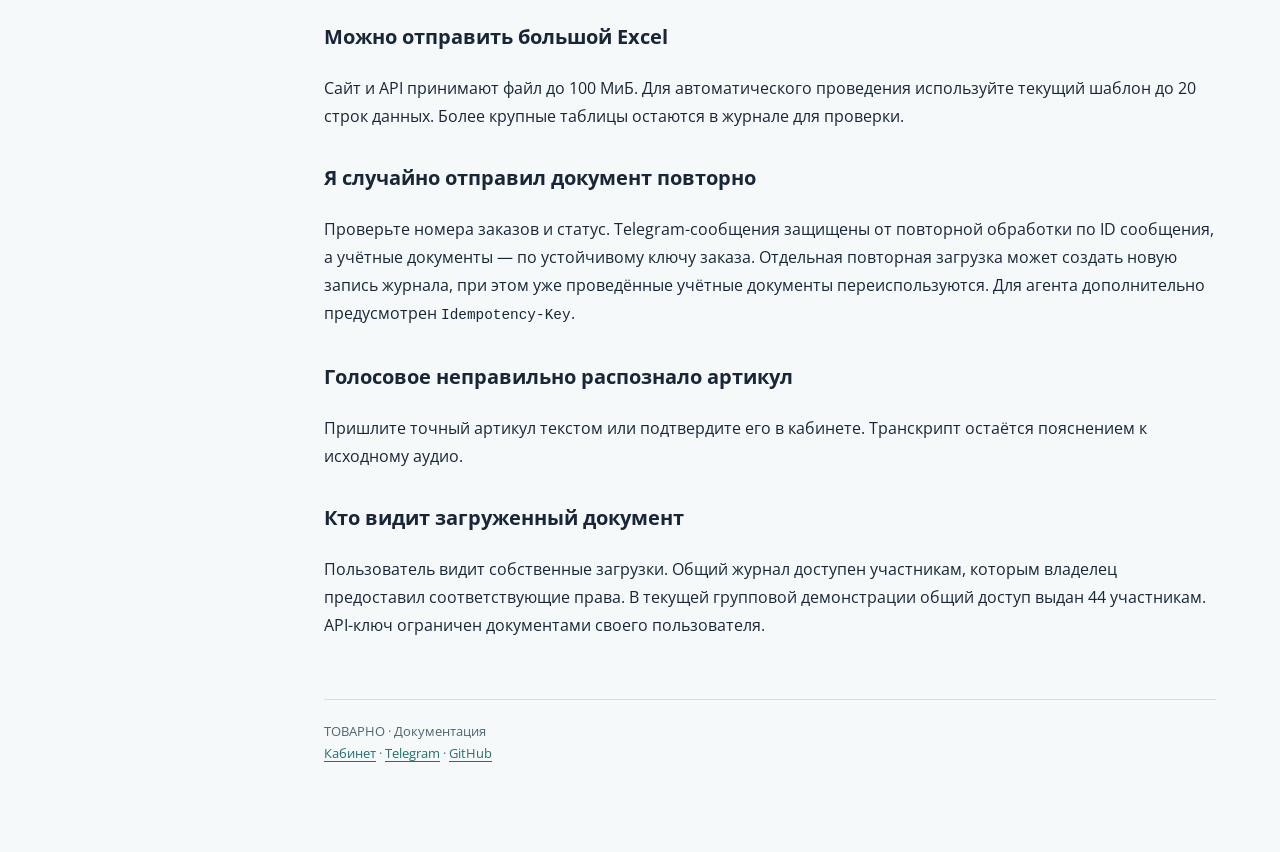
<file: docs-site/guide.html>
<!doctype html><html lang="ru"><meta charset="utf-8"><meta name="viewport" content="width=device-width,initial-scale=1"><title>Руководство — ТОВАРНО</title><link rel="stylesheet" href="site.css"><aside><a href="index.html"><img src="assets/logo.svg" alt="ТОВАРНО — документация"></a><nav aria-label="Документация"><a href="index.html">Начало</a><a href="guide.html" aria-current="page">Руководство</a><a href="api.html">REST API</a><a href="finance.html">Финансы</a></nav></aside><main><h1>Руководство по ТОВАРНО</h1>
<p>ТОВАРНО объединяет панель магазина, документы поставщиков и журнал обработки. Работать можно в Telegram или браузере компьютера. Учётные документы прямых отгрузок передаются в МойСклад после проверки таблицы и сопоставления товаров.</p>
<h2>Быстрый запуск</h2>
<ol>
<li>Откройте <a href="https://t.me/tovarkonttolbot">бота ТОВАРНО</a> и нажмите «Старт».</li>
<li>Нажмите «Открыть ТОВАРНО», чтобы перейти в приложение. На телефоне разделы находятся в нижней панели Fluid, на компьютере — в боковом меню.</li>
<li>Для передачи документа выберите «Загрузить документы», затем «Я поставщик» или «Я сотрудник».</li>
<li>Прикрепите файл XLSX/CSV или перешлите его из рабочего чата.</li>
<li>Откройте журнал и проверьте статус. При неоднозначности бот пришлёт вопрос для уточнения.</li>
</ol>
<p>В клавиатуре Telegram остаётся одна кнопка «Старт». Она снова открывает сообщение с основными действиями. Кнопки приложения, входа по ссылке, API, загрузки и журнала находятся непосредственно под сообщением бота.</p>
<h2>Вход на компьютере</h2>
<p>В боте нажмите «Вход по ссылке», затем откройте персональную ссылку или скопируйте её в браузер компьютера. Подтвердите вход на странице. Ссылка действует 10 минут и используется один раз. Сессия браузера действует 12 часов. Для другого браузера или повторного входа запросите новую ссылку.</p>
<p>По завершении работы на чужом компьютере нажмите «Выйти из кабинета». Персональная ссылка даёт вход с вашими правами, поэтому сохраняйте её только для собственного использования.</p>
<p>Светлая и тёмная темы переключаются в шапке приложения. Выбранная тема сохраняется в этом браузере.</p>
<h2>Роли и доступ</h2>
<p>Пользователь определяется постоянным Telegram ID. К нему относятся профиль, API-ключи, сообщения, файлы, голосовые пояснения и браузерные сессии. Название роли фиксируется при загрузке документа.</p>
<p>Выбор «Поставщик» или «Сотрудник» обозначает автора отправки. Права просмотра определяются серверной настройкой. Обычно пользователю доступны его собственные загрузки. Для текущего группового тестирования 44 участникам предоставлен доступ к общему журналу. В нём они видят документы других участников и могут назначать понятные имена отправителям. Владельцу проекта следует учитывать этот общий доступ при выборе документов для демонстрации.</p>
<p>API-ключ агента даёт доступ к загрузкам своего пользователя. Даже ключ участника с доступом к общему журналу через REST работает в пределах собственных записей.</p>
<h2>Загрузка документов</h2>
<div class="table-wrap"><table>
<thead>
<tr>
<th>Способ</th>
<th>Форматы и предел</th>
<th>Как использовать</th>
</tr>
</thead>
<tbody>
<tr>
<td>Через бота</td>
<td>XLSX или CSV до 5 МБ</td>
<td>Выберите роль, затем прикрепите файл или перешлите его</td>
</tr>
<tr>
<td>Через сайт</td>
<td>XLSX или CSV до 100 МиБ, 104 857 600 байт</td>
<td>После выбора роли нажмите «Загрузить большой файл на сайте» и войдите по персональной ссылке</td>
</tr>
<tr>
<td>Через агента</td>
<td>XLSX или CSV до 100 МиБ</td>
<td>Создайте персональный API-ключ и отправьте запрос по документации REST</td>
</tr>
<tr>
<td>Текст</td>
<td>Сообщение в личном чате бота</td>
<td>Напишите пояснение или перешлите сообщение</td>
</tr>
<tr>
<td>Голосовое</td>
<td>Аудио до 2 минут и 5 МБ</td>
<td>Сначала выберите роль, затем запишите пояснение</td>
</tr>
</tbody>
</table></div>
<p>На странице сайта выберите файл и нажмите «Загрузить». Индикатор показывает передачу, после неё сервер сохраняет документ. Можно отменить текущую загрузку. При обрыве связи сначала проверьте журнал, затем повторяйте отправку.</p>
<p>Приём большого файла и автоматическое проведение имеют разные пределы. Сервер хранит документы до 100 МиБ. Текущий импорт прямых отгрузок полностью проверяет таблицу до 20 строк данных. Более крупная таблица попадёт в журнал и потребует проверки.</p>
<h2>Подготовка Excel или CSV</h2>
<p>Для автоматической прямой отгрузки используйте таблицу с заголовками в первой строке. В XLSX обработчик читает первый доступный лист. Даты удобно записывать текстом в формате <code>ГГГГ-ММ-ДД</code>. Для CSV используйте UTF-8 с BOM и разделитель <code>;</code>.</p>
<div class="table-wrap"><table>
<thead>
<tr>
<th>Колонка</th>
<th>Пример и смысл</th>
</tr>
</thead>
<tbody>
<tr>
<td>Дата</td>
<td><code>2026-11-11</code> — день отгрузки</td>
</tr>
<tr>
<td>Заказ</td>
<td><code>DEMO-DIRECT-20261111-001</code> — идентификатор заказа</td>
</tr>
<tr>
<td>Площадка</td>
<td><code>Ozon</code> или <code>Wildberries</code> — источник заказа</td>
</tr>
<tr>
<td>Артикул</td>
<td>Код или артикул товара из каталога МоегоСклада</td>
</tr>
<tr>
<td>Наименование</td>
<td>Название товара в каталоге или подтверждённое обозначение поставщика</td>
</tr>
<tr>
<td>Количество</td>
<td>Положительное целое число</td>
</tr>
<tr>
<td>Закупка ₽/шт</td>
<td>Закупочная цена за одну единицу в рублях</td>
</tr>
<tr>
<td>Продажа ₽/шт</td>
<td>Продажная цена за одну единицу в рублях</td>
</tr>
</tbody>
</table></div>
<p>Количество и цены должны быть числами. Используйте готовые значения ячеек. Формулы обработчик оставляет для проверки. Сумма строки рассчитывается как количество × цена за единицу.</p>
<p><a href="/files/supplier-direct-shipment-demo.xlsx">Скачать демо-таблицу с 12 позициями</a>. В ней вымышленные отгрузки на 30 единиц товара, закупка 41 000 ₽, продажи 65 600 ₽ и разница 24 600 ₽ до комиссий, доставки и налогов. Артикулы и названия соответствуют каталогу демонстрационного аккаунта. Загрузка этого файла запускает реальные операции в подключённом аккаунте МоегоСклада.</p>
<h2>Автоматическая обработка и МойСклад</h2>
<p>После загрузки файла скрипт проверяет формат, обязательные колонки, дату, количество, цены и соответствие товаров каталогу. Понятный документ передаётся в МойСклад автоматически. При ошибке файл сохраняется, получает статус «Требует уточнения», а бот уведомляет отправителя и владельца.</p>
<p>Для прямых отгрузок используется отдельный склад «ТОВАРНО | Прямая отгрузка поставщика». На каждый заказ создаётся приёмка от поставщика, затем отгрузка покупателю. В корректно завершённой паре количество поступившего и отгруженного товара совпадает.</p>
<p>Приёмка образует обязательство перед поставщиком. Отгрузка отражает продажу и задолженность покупателя. Фактические поступления и выплаты учитываются отдельными платёжными операциями. Фраза поставщика «жду оплату» остаётся пояснением к документу.</p>
<p>Повторное проведение использует устойчивую комбинацию даты, площадки и номера заказа. Уже созданные документы переиспользуются. Изменение ранее проведённого заказа требует проверки. Если приёмка создалась, а отгрузка прервалась из-за ошибки API, сохранённые документы используются при повторной обработке.</p>
<p>В журнале доступны проверка для МоегоСклада и проведение с подтверждением. Они помогают повторить обработку после исправления проблемы. Участники с общим доступом могут выполнять эти действия в текущей тестовой конфигурации.</p>
<h2>Названия, сокращения и сленг поставщика</h2>
<p>Обработчик сопоставляет товар по артикулу или коду каталога, затем по уникальному точному названию. Отличающееся название при найденном артикуле тоже может потребовать подтверждения. Для незнакомых слов предлагаются похожие позиции, из которых человек подтверждает нужную.</p>
<p>Чтобы уточнить товар, отправьте боту сообщение по образцу <code>Уточнить 42: термос север = A2S-DEMO-P001</code>. Число 42 замените номером записи журнала, обозначение — текстом из файла, а код — артикулом нужного товара.</p>
<p>Для нескольких неизвестных обозначений отправляйте уточнения последовательно. Промежуточные соответствия сохраняются для данной записи. После полной проверки документ проводится, а подтверждённые соответствия запоминаются для этого поставщика. Уточнение может отправить автор документа или участник с соответствующим доступом к журналу.</p>
<p>В кабинете можно открыть карточку файла, нажать «Проверить для МоегоСклада», указать соответствия и повторить проверку перед проведением.</p>
<h2>Журнал загрузок</h2>
<p>Журнал открывается кнопкой бота или пунктом кабинета. В каждой записи отображаются документ или сообщение, роль, имя, Telegram ID, время, источник и статус обработки.</p>
<div class="table-wrap"><table>
<thead>
<tr>
<th>Статус</th>
<th>Что произошло</th>
</tr>
</thead>
<tbody>
<tr>
<td>Получено (<code>received</code>)</td>
<td>Данные сохранены; для файла обработка может ещё продолжаться</td>
</tr>
<tr>
<td>Требует уточнения (<code>needs_review</code>)</td>
<td>Требуется исправить таблицу, сопоставить товар или проверить ошибку проведения</td>
</tr>
<tr>
<td>Проведено в МоёмСкладе (<code>posted</code>)</td>
<td>Учётные документы созданы или подтверждены повторной проверкой</td>
</tr>
<tr>
<td>Распознаём речь (<code>transcribing</code>)</td>
<td>Аудио сохранено, готовится транскрипт</td>
</tr>
<tr>
<td>Не удалось распознать речь (<code>transcription_failed</code>)</td>
<td>Оригинал аудио сохранён, пояснение можно повторить текстом</td>
</tr>
</tbody>
</table></div>
<p>Фильтр позволяет выбрать отправителя среди последних 100 записей. Владелец общего доступа может назначить Telegram ID понятное имя или название компании. Назначенное имя отображается вместе с ID, исходное имя при загрузке сохраняется в истории.</p>
<p>У файла доступны «Скачать оригинал» и «Посмотреть и получить резюме». Резюме сообщает число строк, колонок и распознанные итоги. Предпросмотр показывает первые 20 строк. Для слишком большой или неподдерживаемой таблицы интерфейс объясняет ограничение, оригинал остаётся доступным для скачивания.</p>
<p>Источником пересылки служат сведения, доступные в Telegram. При скрытом исходном авторе журнал всё равно фиксирует пользователя, который передал документ боту.</p>
<h2>Голосовые пояснения</h2>
<p>Отправьте поставщицкий файл, затем запишите голосовое. Для точной связи ответьте голосовым на исходное сообщение с файлом. Если ответа нет, бот связывает аудио с последним файлом этого отправителя за 30 минут.</p>
<p>Оригинал сохраняется отдельно от таблицы. На сервере распознаётся русская речь, текст добавляется в журнал и отправляется сообщением в бот. В карточке виден номер связанного документа. Аудио можно скачать.</p>
<p>Распознавание может ошибаться в именах, артикулах и сленге. Проверьте полученный текст. Уточнение товара задаётся явным соответствием в кабинете или командой «Уточнить» в боте. Для важных цен и количеств источником проведения служат проверенные строки таблицы.</p>
<h2>Работа с панелью</h2>
<p>В «Сводке» и «Финансах» базовые показатели отражают сохранённый снимок учебного аккаунта МоегоСклада на 10 ноября 2026 года. Общая панель использует эту историческую выборку. Новые проведённые импорты показаны отдельным блоком «Прямые отгрузки поставщиков» с количеством, продажами, долгом поставщикам, дебиторской задолженностью и валовой прибылью.</p>
<p>Блок прямых отгрузок агрегирует проведённые через ТОВАРНО импорты. Последующие оплаты в МоёмСкладе требуют отдельного учёта и синхронизации для обновления этих показателей. Валовая прибыль в этом блоке рассчитана до комиссий и налогов.</p>
<p>Разделы маркетинга и площадок содержат демонстрационные графики. Подключение кабинетов Ozon и Wildberries для загрузки реальных заказов ещё предстоит настроить. Сценарий FBS в панели моделирует резерв, отгрузку и отмену в локальном интерфейсе. Он помогает показать поведение остатков.</p>
<h2>Подключение своего агента</h2>
<ol>
<li>Выберите роль в боте.</li>
<li>Откройте кабинет и раздел «API для агента».</li>
<li>Задайте ключу понятное название, например «Агент склада».</li>
<li>Сохраните полное значение ключа в секретах своей системы. Оно показывается один раз.</li>
<li>Подключите запрос загрузки и опрос статуса по REST API.</li>
<li>При прекращении интеграции отзовите ключ в кабинете.</li>
</ol>
<p>Агент загружает исходные байты XLSX/CSV, передаёт имя файла, SHA-256 и идентификатор отправки. Повтор одного запроса с тем же файлом возвращает ту же запись. Агент получает только документы пользователя, которому принадлежит ключ.</p>
<p><a href="api.html">Открыть документацию REST API</a>. В ней приведены заголовки, примеры запросов, ответы, статусы и ошибки.</p>
<h2>Частые вопросы</h2>
<h3>Я нажал «Старт», но вижу старые кнопки</h3>
<p>Отправьте <code>/start</code> ещё раз. Бот пришлёт актуальное сообщение с действиями и обновит клавиатуру.</p>
<h3>Ссылка для входа перестала работать</h3>
<p>Запросите новую через бота. Ссылка одноразовая и действует 10 минут. Для входа на компьютере скопируйте новую ссылку именно в нужный браузер.</p>
<h3>Файл загрузился, но показатели ещё не изменились</h3>
<p>Откройте журнал и проверьте статус. «Получено» означает сохранение, «Требует уточнения» — необходимость проверки. После статуса «Проведено» результат появится в отдельном блоке прямых отгрузок. Базовая историческая сводка относится к указанному на ней периоду.</p>
<h3>Поставщик написал товар своим названием</h3>
<p>Посмотрите предложенные варианты в журнале или уведомлении бота и подтвердите наш артикул. Подтверждённое соответствие будет использоваться для этого поставщика при следующих загрузках.</p>
<h3>Можно отправить большой Excel</h3>
<p>Сайт и API принимают файл до 100 МиБ. Для автоматического проведения используйте текущий шаблон до 20 строк данных. Более крупные таблицы остаются в журнале для проверки.</p>
<h3>Я случайно отправил документ повторно</h3>
<p>Проверьте номера заказов и статус. Telegram-сообщения защищены от повторной обработки по ID сообщения, а учётные документы — по устойчивому ключу заказа. Отдельная повторная загрузка может создать новую запись журнала, при этом уже проведённые учётные документы переиспользуются. Для агента дополнительно предусмотрен <code>Idempotency-Key</code>.</p>
<h3>Голосовое неправильно распознало артикул</h3>
<p>Пришлите точный артикул текстом или подтвердите его в кабинете. Транскрипт остаётся пояснением к исходному аудио.</p>
<h3>Кто видит загруженный документ</h3>
<p>Пользователь видит собственные загрузки. Общий журнал доступен участникам, которым владелец предоставил соответствующие права. В текущей групповой демонстрации общий доступ выдан 44 участникам. API-ключ ограничен документами своего пользователя.</p><footer>ТОВАРНО · Документация<br><a href="https://app.moyskladdemo.xyz/">Кабинет</a> · <a href="https://t.me/tovarkonttolbot">Telegram</a> · <a href="https://github.com/qwwiwi/moysklad-telegram-dashboard-demo">GitHub</a></footer></main></html>
</file>
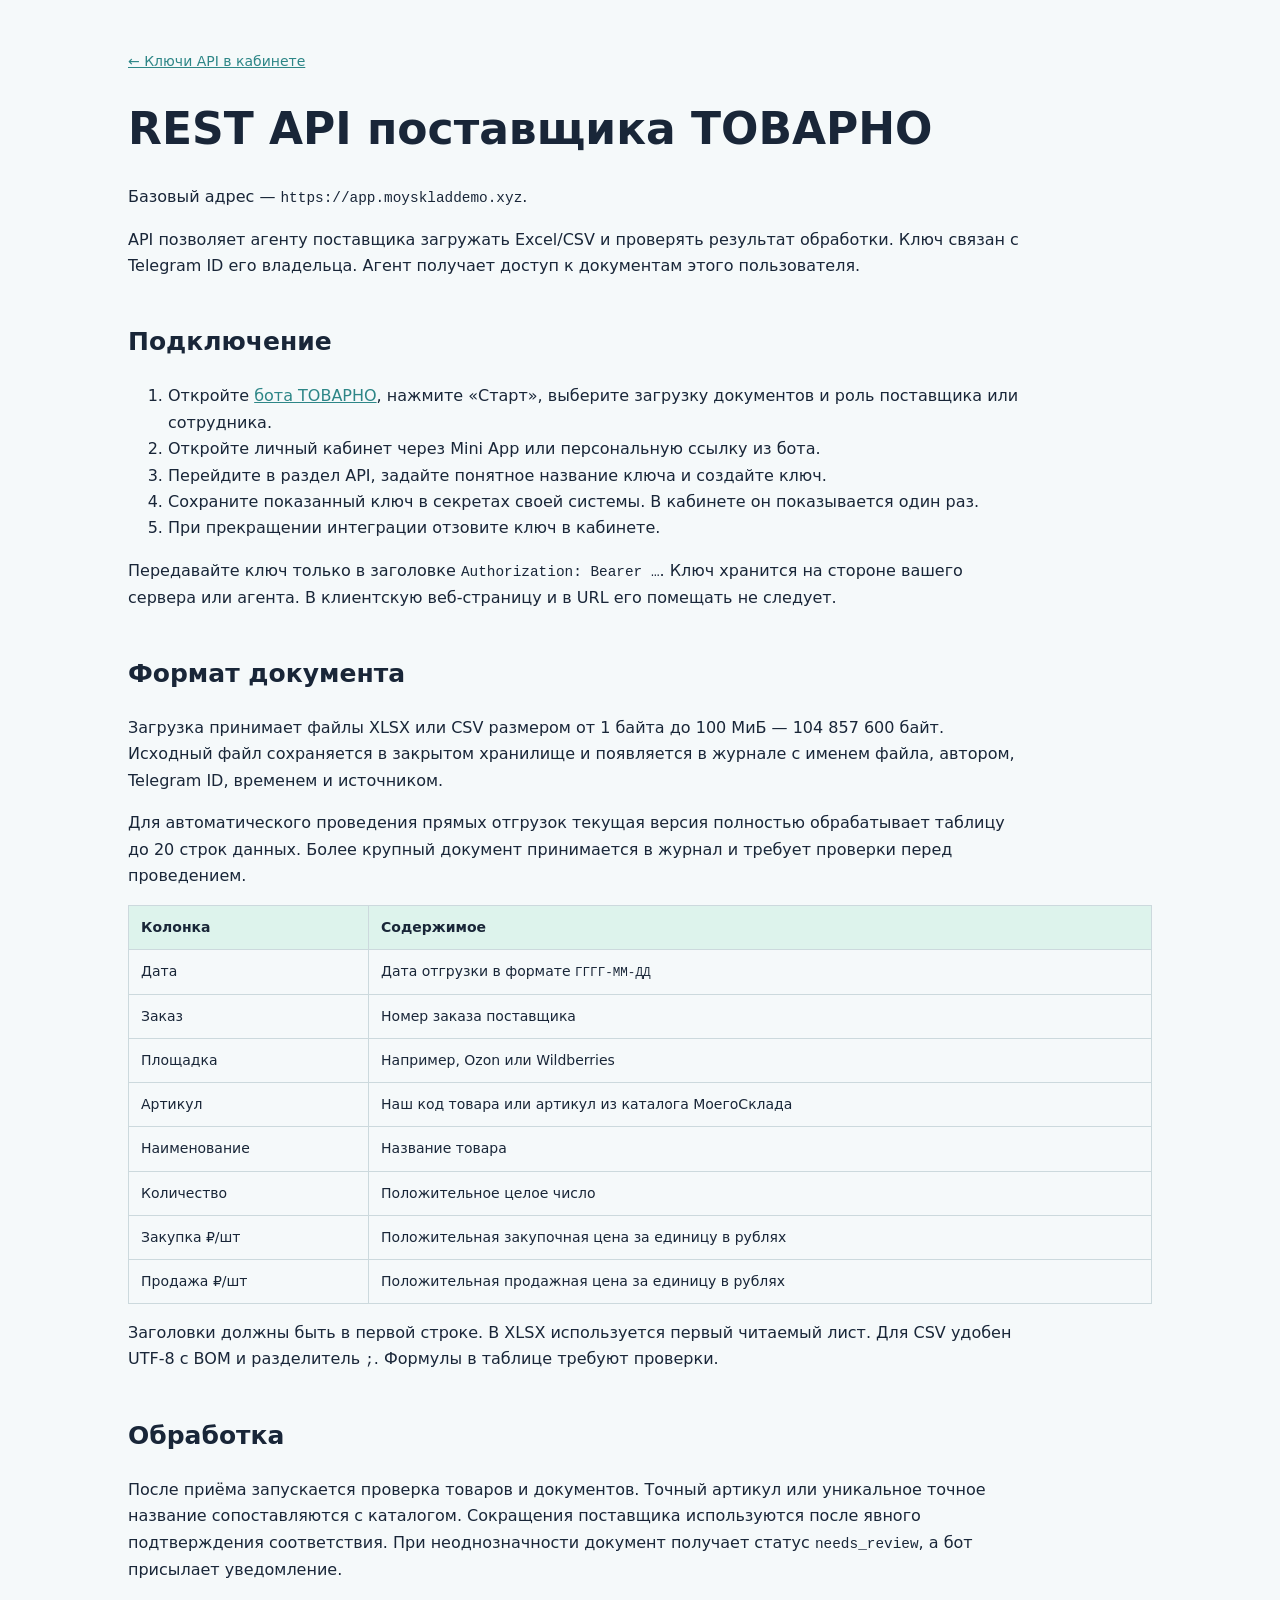
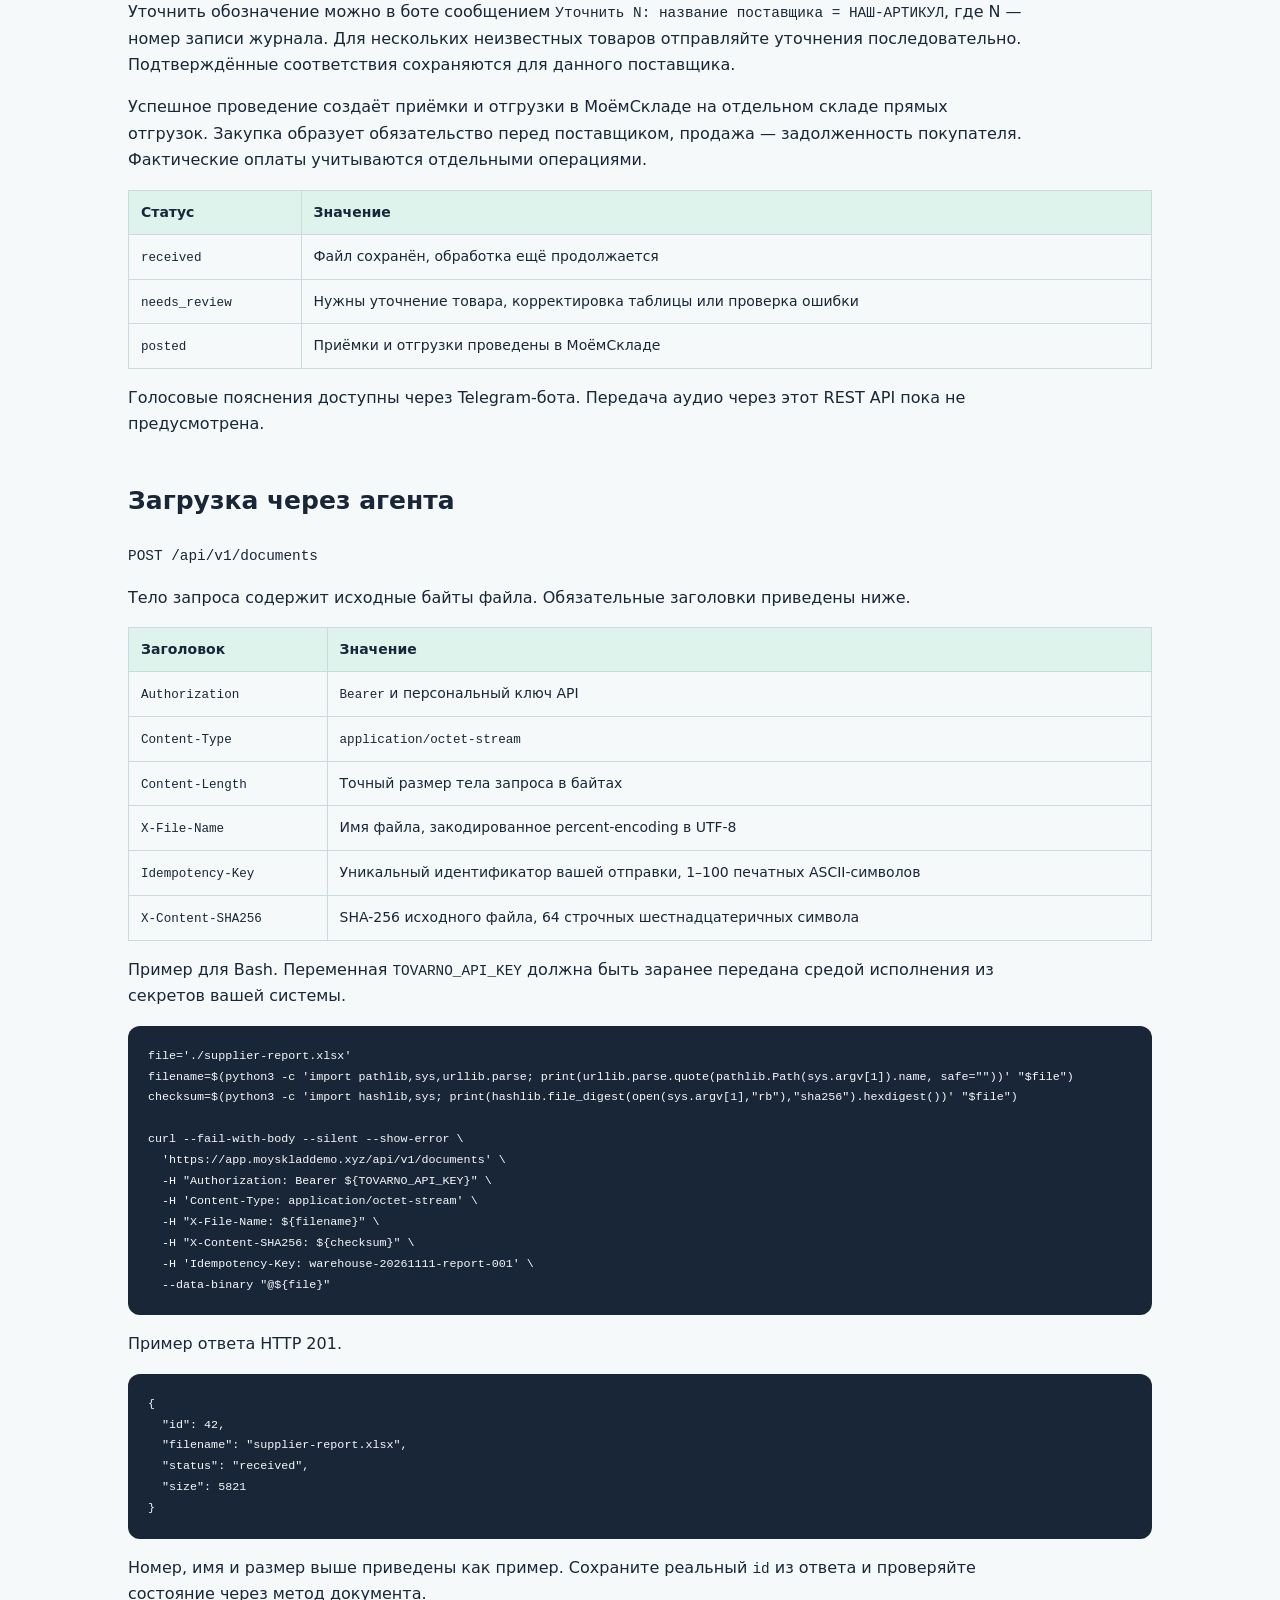
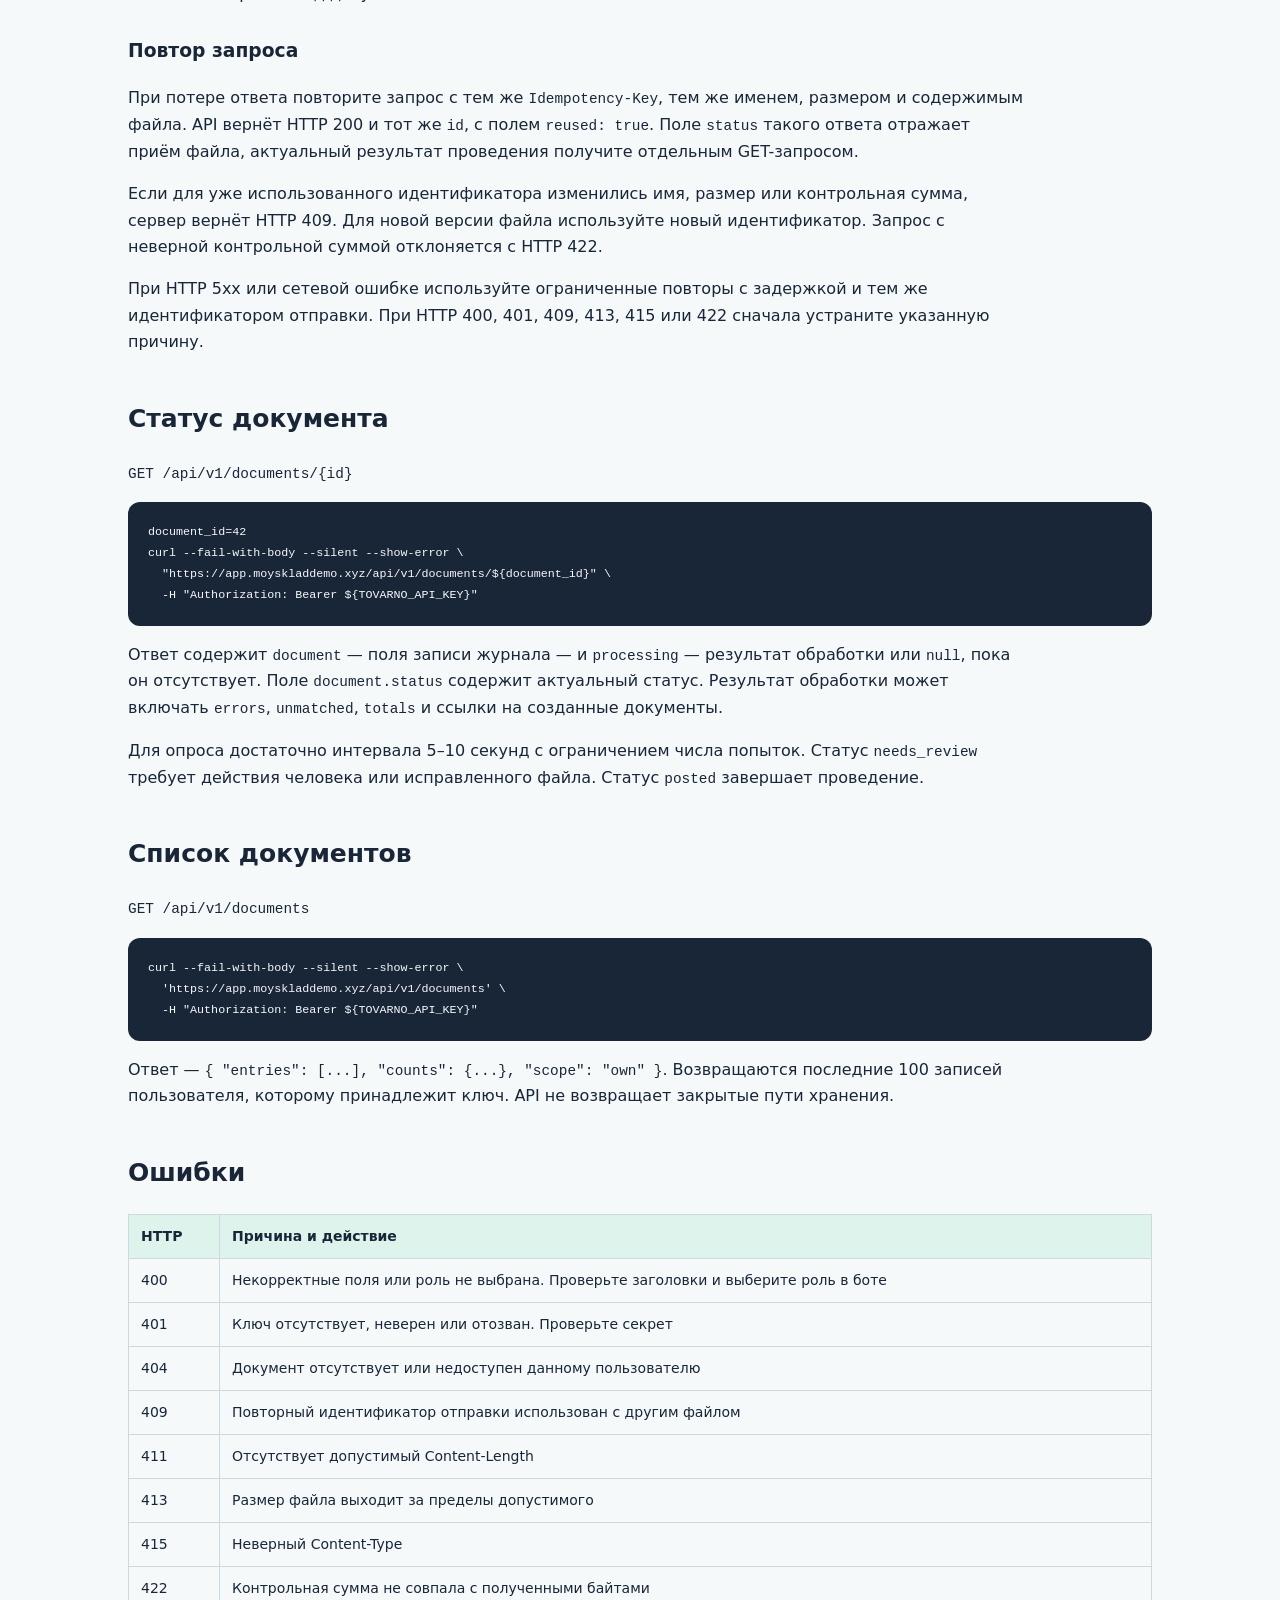
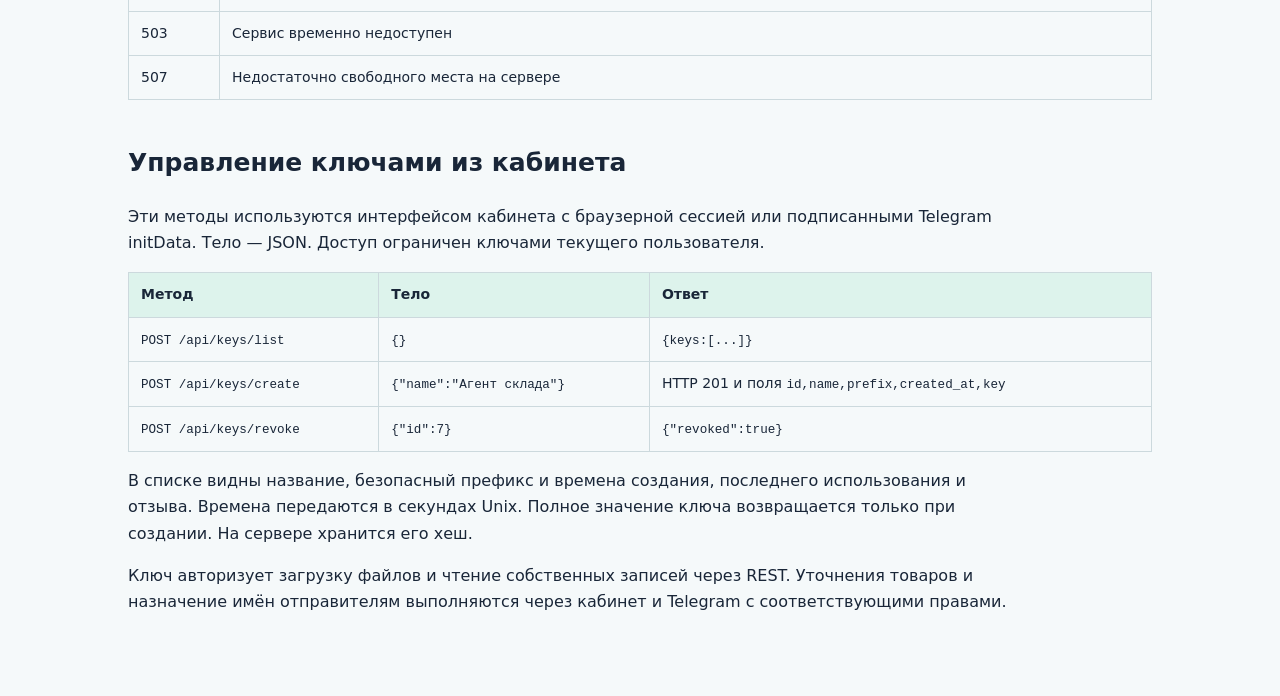
<file: prototype/api-docs.html>
<!doctype html><html lang="ru"><meta charset="utf-8"><meta name="viewport" content="width=device-width,initial-scale=1"><title>REST API поставщика — ТОВАРНО</title><style>
:root{color-scheme:light}*{box-sizing:border-box}body{margin:0;background:#f5f9fa;color:#192638;font:16px/1.65 system-ui,sans-serif}main{max-width:1080px;margin:auto;padding:48px 28px 80px}a{color:#2d8687}h1{font-size:clamp(28px,5vw,44px);line-height:1.15}h2{margin-top:42px;font-size:25px}h3{margin-top:28px}pre{background:#192638;color:#f5f9fa;border-radius:12px;padding:20px;overflow:auto;font-size:13px;line-height:1.6}code{font-family:ui-monospace,monospace;font-size:.9em}p code,td code{overflow-wrap:anywhere}table{border-collapse:collapse;width:100%;font-size:14px}td,th{border:1px solid #ccd9dd;padding:10px 12px;vertical-align:top;text-align:left}th{background:#ddf3ec}td{overflow-wrap:anywhere}p,li{max-width:900px}.top{font-size:14px}@media(max-width:600px){main{padding:24px 16px}table{font-size:12px}td,th{padding:7px}pre{padding:14px}}
</style><main><a class="top" href="/#api">← Ключи API в кабинете</a><h1>REST API поставщика ТОВАРНО</h1>
<p>Базовый адрес — <code>https://app.moyskladdemo.xyz</code>.</p>
<p>API позволяет агенту поставщика загружать Excel/CSV и проверять результат обработки. Ключ связан с Telegram ID его владельца. Агент получает доступ к документам этого пользователя.</p>
<h2>Подключение</h2>
<ol>
<li>Откройте <a href="https://t.me/tovarkonttolbot">бота ТОВАРНО</a>, нажмите «Старт», выберите загрузку документов и роль поставщика или сотрудника.</li>
<li>Откройте личный кабинет через Mini App или персональную ссылку из бота.</li>
<li>Перейдите в раздел API, задайте понятное название ключа и создайте ключ.</li>
<li>Сохраните показанный ключ в секретах своей системы. В кабинете он показывается один раз.</li>
<li>При прекращении интеграции отзовите ключ в кабинете.</li>
</ol>
<p>Передавайте ключ только в заголовке <code>Authorization: Bearer …</code>. Ключ хранится на стороне вашего сервера или агента. В клиентскую веб-страницу и в URL его помещать не следует.</p>
<h2>Формат документа</h2>
<p>Загрузка принимает файлы XLSX или CSV размером от 1 байта до 100 МиБ — 104 857 600 байт. Исходный файл сохраняется в закрытом хранилище и появляется в журнале с именем файла, автором, Telegram ID, временем и источником.</p>
<p>Для автоматического проведения прямых отгрузок текущая версия полностью обрабатывает таблицу до 20 строк данных. Более крупный документ принимается в журнал и требует проверки перед проведением.</p>
<table>
<thead>
<tr>
<th>Колонка</th>
<th>Содержимое</th>
</tr>
</thead>
<tbody>
<tr>
<td>Дата</td>
<td>Дата отгрузки в формате <code>ГГГГ-ММ-ДД</code></td>
</tr>
<tr>
<td>Заказ</td>
<td>Номер заказа поставщика</td>
</tr>
<tr>
<td>Площадка</td>
<td>Например, Ozon или Wildberries</td>
</tr>
<tr>
<td>Артикул</td>
<td>Наш код товара или артикул из каталога МоегоСклада</td>
</tr>
<tr>
<td>Наименование</td>
<td>Название товара</td>
</tr>
<tr>
<td>Количество</td>
<td>Положительное целое число</td>
</tr>
<tr>
<td>Закупка ₽/шт</td>
<td>Положительная закупочная цена за единицу в рублях</td>
</tr>
<tr>
<td>Продажа ₽/шт</td>
<td>Положительная продажная цена за единицу в рублях</td>
</tr>
</tbody>
</table>
<p>Заголовки должны быть в первой строке. В XLSX используется первый читаемый лист. Для CSV удобен UTF-8 с BOM и разделитель <code>;</code>. Формулы в таблице требуют проверки.</p>
<h2>Обработка</h2>
<p>После приёма запускается проверка товаров и документов. Точный артикул или уникальное точное название сопоставляются с каталогом. Сокращения поставщика используются после явного подтверждения соответствия. При неоднозначности документ получает статус <code>needs_review</code>, а бот присылает уведомление.</p>
<p>Уточнить обозначение можно в боте сообщением <code>Уточнить N: название поставщика = НАШ-АРТИКУЛ</code>, где N — номер записи журнала. Для нескольких неизвестных товаров отправляйте уточнения последовательно. Подтверждённые соответствия сохраняются для данного поставщика.</p>
<p>Успешное проведение создаёт приёмки и отгрузки в МоёмСкладе на отдельном складе прямых отгрузок. Закупка образует обязательство перед поставщиком, продажа — задолженность покупателя. Фактические оплаты учитываются отдельными операциями.</p>
<table>
<thead>
<tr>
<th>Статус</th>
<th>Значение</th>
</tr>
</thead>
<tbody>
<tr>
<td><code>received</code></td>
<td>Файл сохранён, обработка ещё продолжается</td>
</tr>
<tr>
<td><code>needs_review</code></td>
<td>Нужны уточнение товара, корректировка таблицы или проверка ошибки</td>
</tr>
<tr>
<td><code>posted</code></td>
<td>Приёмки и отгрузки проведены в МоёмСкладе</td>
</tr>
</tbody>
</table>
<p>Голосовые пояснения доступны через Telegram-бота. Передача аудио через этот REST API пока не предусмотрена.</p>
<h2>Загрузка через агента</h2>
<p><code>POST /api/v1/documents</code></p>
<p>Тело запроса содержит исходные байты файла. Обязательные заголовки приведены ниже.</p>
<table>
<thead>
<tr>
<th>Заголовок</th>
<th>Значение</th>
</tr>
</thead>
<tbody>
<tr>
<td><code>Authorization</code></td>
<td><code>Bearer</code> и персональный ключ API</td>
</tr>
<tr>
<td><code>Content-Type</code></td>
<td><code>application/octet-stream</code></td>
</tr>
<tr>
<td><code>Content-Length</code></td>
<td>Точный размер тела запроса в байтах</td>
</tr>
<tr>
<td><code>X-File-Name</code></td>
<td>Имя файла, закодированное percent-encoding в UTF-8</td>
</tr>
<tr>
<td><code>Idempotency-Key</code></td>
<td>Уникальный идентификатор вашей отправки, 1–100 печатных ASCII-символов</td>
</tr>
<tr>
<td><code>X-Content-SHA256</code></td>
<td>SHA-256 исходного файла, 64 строчных шестнадцатеричных символа</td>
</tr>
</tbody>
</table>
<p>Пример для Bash. Переменная <code>TOVARNO_API_KEY</code> должна быть заранее передана средой исполнения из секретов вашей системы.</p>
<pre><code class="language-bash">file='./supplier-report.xlsx'
filename=$(python3 -c 'import pathlib,sys,urllib.parse; print(urllib.parse.quote(pathlib.Path(sys.argv[1]).name, safe=&quot;&quot;))' &quot;$file&quot;)
checksum=$(python3 -c 'import hashlib,sys; print(hashlib.file_digest(open(sys.argv[1],&quot;rb&quot;),&quot;sha256&quot;).hexdigest())' &quot;$file&quot;)

curl --fail-with-body --silent --show-error \
  'https://app.moyskladdemo.xyz/api/v1/documents' \
  -H &quot;Authorization: Bearer ${TOVARNO_API_KEY}&quot; \
  -H 'Content-Type: application/octet-stream' \
  -H &quot;X-File-Name: ${filename}&quot; \
  -H &quot;X-Content-SHA256: ${checksum}&quot; \
  -H 'Idempotency-Key: warehouse-20261111-report-001' \
  --data-binary &quot;@${file}&quot;
</code></pre>
<p>Пример ответа HTTP 201.</p>
<pre><code class="language-json">{
  &quot;id&quot;: 42,
  &quot;filename&quot;: &quot;supplier-report.xlsx&quot;,
  &quot;status&quot;: &quot;received&quot;,
  &quot;size&quot;: 5821
}
</code></pre>
<p>Номер, имя и размер выше приведены как пример. Сохраните реальный <code>id</code> из ответа и проверяйте состояние через метод документа.</p>
<h3>Повтор запроса</h3>
<p>При потере ответа повторите запрос с тем же <code>Idempotency-Key</code>, тем же именем, размером и содержимым файла. API вернёт HTTP 200 и тот же <code>id</code>, с полем <code>reused: true</code>. Поле <code>status</code> такого ответа отражает приём файла, актуальный результат проведения получите отдельным GET-запросом.</p>
<p>Если для уже использованного идентификатора изменились имя, размер или контрольная сумма, сервер вернёт HTTP 409. Для новой версии файла используйте новый идентификатор. Запрос с неверной контрольной суммой отклоняется с HTTP 422.</p>
<p>При HTTP 5xx или сетевой ошибке используйте ограниченные повторы с задержкой и тем же идентификатором отправки. При HTTP 400, 401, 409, 413, 415 или 422 сначала устраните указанную причину.</p>
<h2>Статус документа</h2>
<p><code>GET /api/v1/documents/{id}</code></p>
<pre><code class="language-bash">document_id=42
curl --fail-with-body --silent --show-error \
  &quot;https://app.moyskladdemo.xyz/api/v1/documents/${document_id}&quot; \
  -H &quot;Authorization: Bearer ${TOVARNO_API_KEY}&quot;
</code></pre>
<p>Ответ содержит <code>document</code> — поля записи журнала — и <code>processing</code> — результат обработки или <code>null</code>, пока он отсутствует. Поле <code>document.status</code> содержит актуальный статус. Результат обработки может включать <code>errors</code>, <code>unmatched</code>, <code>totals</code> и ссылки на созданные документы.</p>
<p>Для опроса достаточно интервала 5–10 секунд с ограничением числа попыток. Статус <code>needs_review</code> требует действия человека или исправленного файла. Статус <code>posted</code> завершает проведение.</p>
<h2>Список документов</h2>
<p><code>GET /api/v1/documents</code></p>
<pre><code class="language-bash">curl --fail-with-body --silent --show-error \
  'https://app.moyskladdemo.xyz/api/v1/documents' \
  -H &quot;Authorization: Bearer ${TOVARNO_API_KEY}&quot;
</code></pre>
<p>Ответ — <code>{ "entries": [...], "counts": {...}, "scope": "own" }</code>. Возвращаются последние 100 записей пользователя, которому принадлежит ключ. API не возвращает закрытые пути хранения.</p>
<h2>Ошибки</h2>
<table>
<thead>
<tr>
<th>HTTP</th>
<th>Причина и действие</th>
</tr>
</thead>
<tbody>
<tr>
<td>400</td>
<td>Некорректные поля или роль не выбрана. Проверьте заголовки и выберите роль в боте</td>
</tr>
<tr>
<td>401</td>
<td>Ключ отсутствует, неверен или отозван. Проверьте секрет</td>
</tr>
<tr>
<td>404</td>
<td>Документ отсутствует или недоступен данному пользователю</td>
</tr>
<tr>
<td>409</td>
<td>Повторный идентификатор отправки использован с другим файлом</td>
</tr>
<tr>
<td>411</td>
<td>Отсутствует допустимый Content-Length</td>
</tr>
<tr>
<td>413</td>
<td>Размер файла выходит за пределы допустимого</td>
</tr>
<tr>
<td>415</td>
<td>Неверный Content-Type</td>
</tr>
<tr>
<td>422</td>
<td>Контрольная сумма не совпала с полученными байтами</td>
</tr>
<tr>
<td>503</td>
<td>Сервис временно недоступен</td>
</tr>
<tr>
<td>507</td>
<td>Недостаточно свободного места на сервере</td>
</tr>
</tbody>
</table>
<h2>Управление ключами из кабинета</h2>
<p>Эти методы используются интерфейсом кабинета с браузерной сессией или подписанными Telegram initData. Тело — JSON. Доступ ограничен ключами текущего пользователя.</p>
<table>
<thead>
<tr>
<th>Метод</th>
<th>Тело</th>
<th>Ответ</th>
</tr>
</thead>
<tbody>
<tr>
<td><code>POST /api/keys/list</code></td>
<td><code>{}</code></td>
<td><code>{keys:[...]}</code></td>
</tr>
<tr>
<td><code>POST /api/keys/create</code></td>
<td><code>{"name":"Агент склада"}</code></td>
<td>HTTP 201 и поля <code>id,name,prefix,created_at,key</code></td>
</tr>
<tr>
<td><code>POST /api/keys/revoke</code></td>
<td><code>{"id":7}</code></td>
<td><code>{"revoked":true}</code></td>
</tr>
</tbody>
</table>
<p>В списке видны название, безопасный префикс и времена создания, последнего использования и отзыва. Времена передаются в секундах Unix. Полное значение ключа возвращается только при создании. На сервере хранится его хеш.</p>
<p>Ключ авторизует загрузку файлов и чтение собственных записей через REST. Уточнения товаров и назначение имён отправителям выполняются через кабинет и Telegram с соответствующими правами.</p></main></html>
</file>
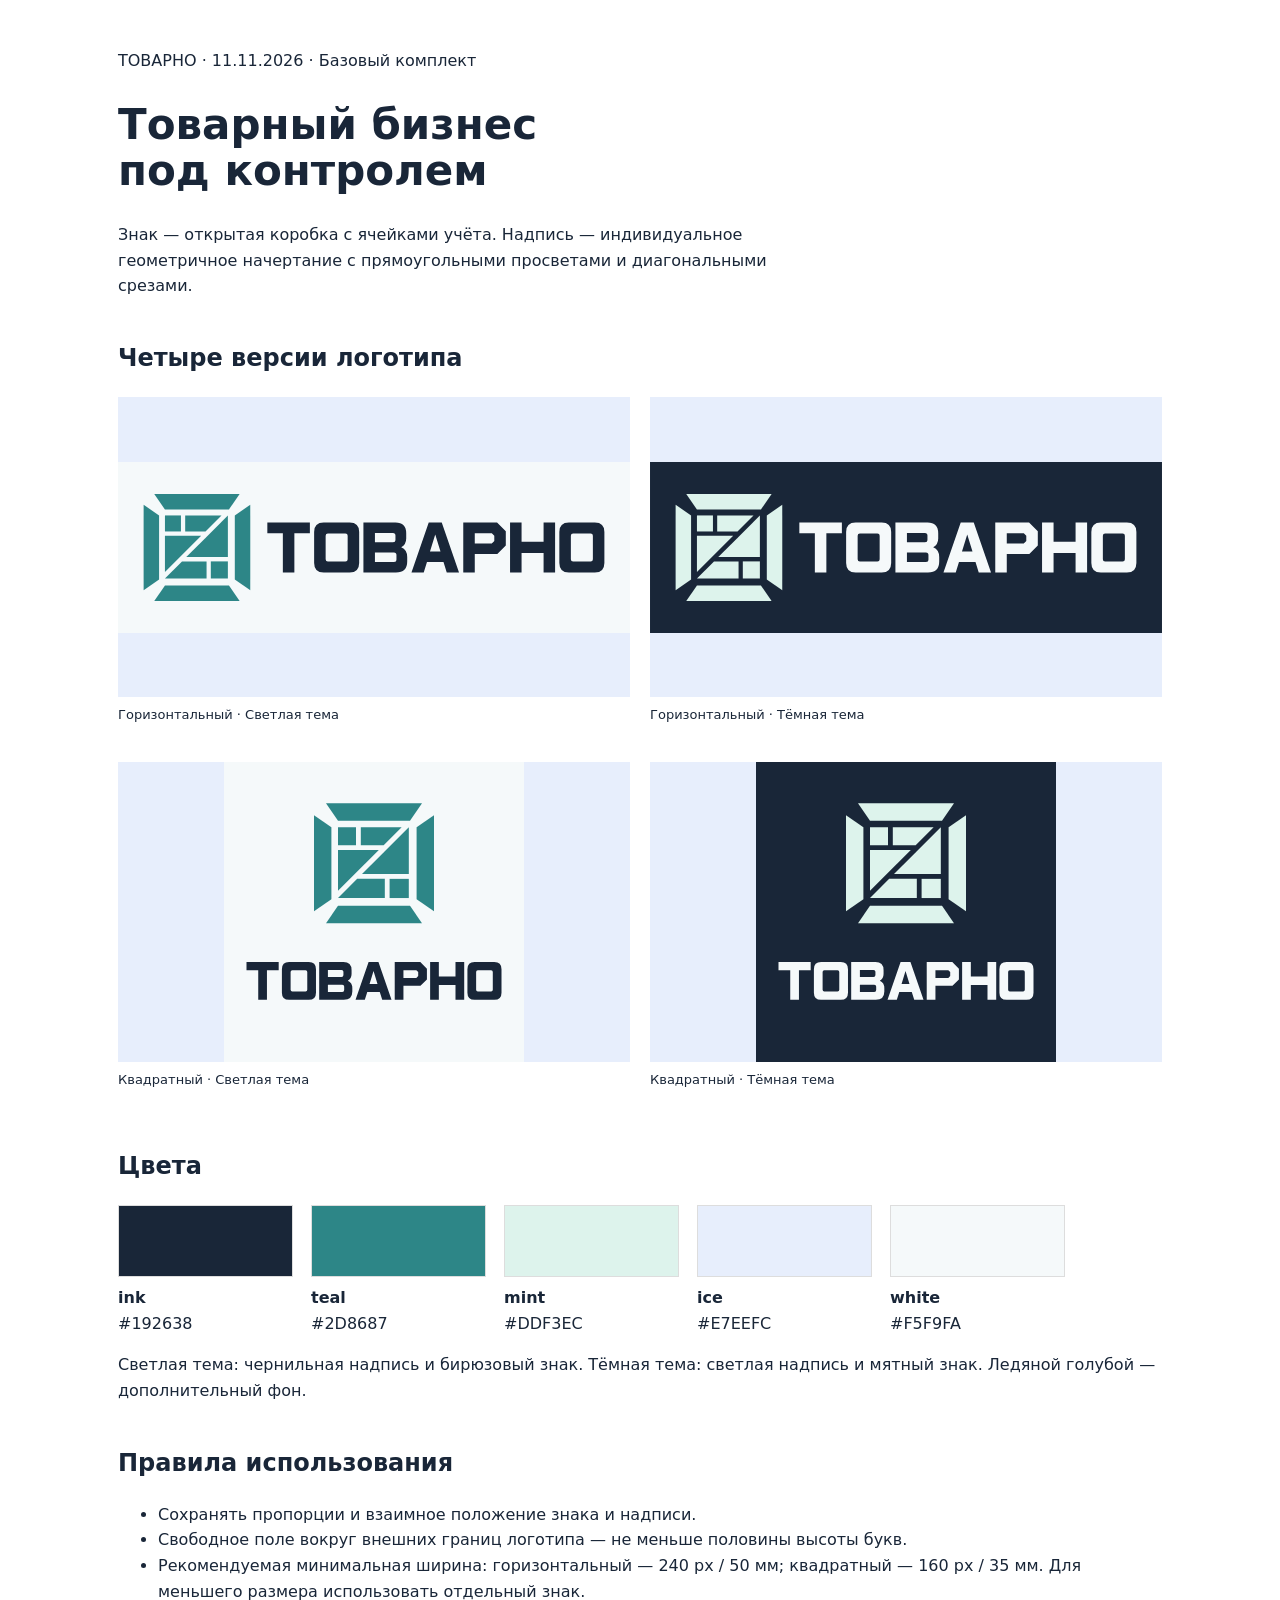
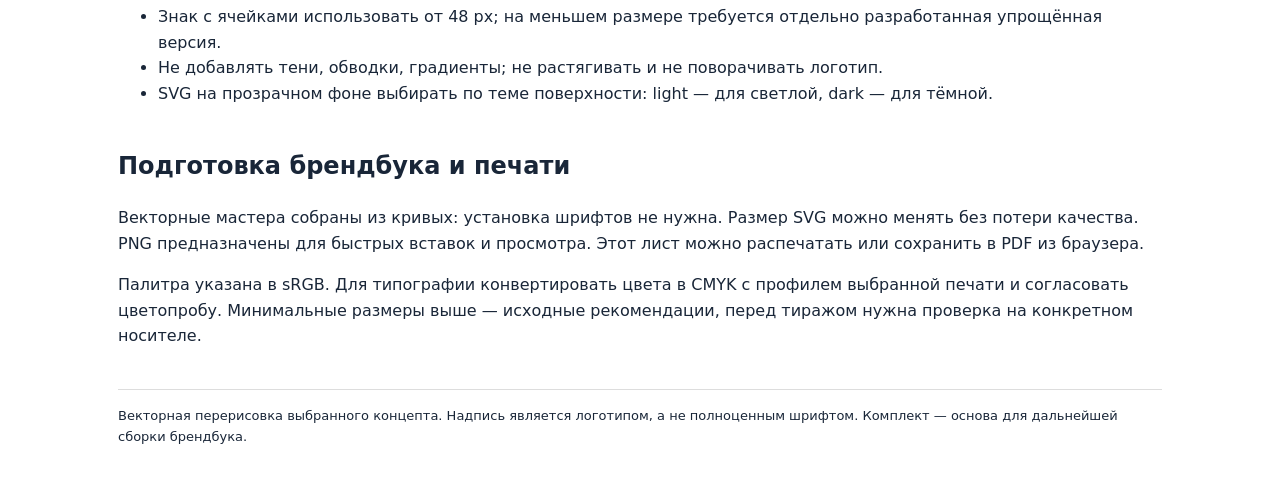
<file: prototype/brand/tovarno-brand-kit/guidelines/brand-guide.html>
<!doctype html><html lang="ru"><meta charset="utf-8"><title>ТОВАРНО — основы фирменного стиля</title><style>
*{box-sizing:border-box}body{font:16px/1.6 system-ui,sans-serif;color:#192638;background:#fff;margin:48px auto;max-width:1100px;padding:0 28px}h1{font-size:42px;line-height:1.1}h2{margin-top:40px}header p{max-width:720px}.grid{display:grid;grid-template-columns:1fr 1fr;gap:20px}figure{margin:0}figure img{display:block;width:100%;height:300px;object-fit:contain;background:#e7eefc}figcaption{font-size:13px;margin:8px 0 16px}.swatches{display:flex;gap:18px;flex-wrap:wrap}.swatches div{width:175px}.swatches i{display:block;height:72px;border:1px solid #ddd;margin-bottom:8px}b{display:block}footer{border-top:1px solid #ddd;margin-top:40px;padding-top:16px;font-size:13px}@media print{body{margin:0;max-width:none;font-size:11pt}h1{font-size:30pt}figure img{height:180px}.grid,section{break-inside:avoid}h2{break-after:avoid}.swatches div{width:120px}}
</style><header><p>ТОВАРНО · 11.11.2026 · Базовый комплект</p><h1>Товарный бизнес<br>под контролем</h1><p>Знак — открытая коробка с ячейками учёта. Надпись — индивидуальное геометричное начертание с прямоугольными просветами и диагональными срезами.</p></header><h2>Четыре версии логотипа</h2><div class="grid"><figure><img src="../svg/tovarno-horizontal-light.svg"><figcaption>Горизонтальный · Светлая тема</figcaption></figure><figure><img src="../svg/tovarno-horizontal-dark.svg"><figcaption>Горизонтальный · Тёмная тема</figcaption></figure><figure><img src="../svg/tovarno-square-light.svg"><figcaption>Квадратный · Светлая тема</figcaption></figure><figure><img src="../svg/tovarno-square-dark.svg"><figcaption>Квадратный · Тёмная тема</figcaption></figure></div><section><h2>Цвета</h2><div class="swatches"><div><i style="background:#192638"></i><b>ink</b> #192638</div><div><i style="background:#2D8687"></i><b>teal</b> #2D8687</div><div><i style="background:#DDF3EC"></i><b>mint</b> #DDF3EC</div><div><i style="background:#E7EEFC"></i><b>ice</b> #E7EEFC</div><div><i style="background:#F5F9FA"></i><b>white</b> #F5F9FA</div></div><p>Светлая тема: чернильная надпись и бирюзовый знак. Тёмная тема: светлая надпись и мятный знак. Ледяной голубой — дополнительный фон.</p></section><section><h2>Правила использования</h2><ul><li>Сохранять пропорции и взаимное положение знака и надписи.</li><li>Свободное поле вокруг внешних границ логотипа — не меньше половины высоты букв.</li><li>Рекомендуемая минимальная ширина: горизонтальный — 240 px / 50 мм; квадратный — 160 px / 35 мм. Для меньшего размера использовать отдельный знак.</li><li>Знак с ячейками использовать от 48 px; на меньшем размере требуется отдельно разработанная упрощённая версия.</li><li>Не добавлять тени, обводки, градиенты; не растягивать и не поворачивать логотип.</li><li>SVG на прозрачном фоне выбирать по теме поверхности: light — для светлой, dark — для тёмной.</li></ul></section><section><h2>Подготовка брендбука и печати</h2><p>Векторные мастера собраны из кривых: установка шрифтов не нужна. Размер SVG можно менять без потери качества. PNG предназначены для быстрых вставок и просмотра. Этот лист можно распечатать или сохранить в PDF из браузера.</p><p>Палитра указана в sRGB. Для типографии конвертировать цвета в CMYK с профилем выбранной печати и согласовать цветопробу. Минимальные размеры выше — исходные рекомендации, перед тиражом нужна проверка на конкретном носителе.</p></section><footer>Векторная перерисовка выбранного концепта. Надпись является логотипом, а не полноценным шрифтом. Комплект — основа для дальнейшей сборки брендбука.</footer></html>
</file>
<file: docs-site/site.css>
*{box-sizing:border-box}html{scroll-behavior:smooth}body{margin:0;background:#F5F9FA;color:#192638;font:16px/1.75 'Open Sans',system-ui,sans-serif}
aside{position:fixed;width:260px;height:100vh;background:#fff;border-right:1px solid #d5dfe3;padding:32px 22px}aside img{width:216px;margin:0 0 30px}
nav a{display:block;text-decoration:none;color:#536474;padding:10px 15px;border-radius:8px;margin:4px 0}nav a[aria-current=page]{background:#DDF3EC;color:#192638;font-weight:600}
main{max-width:1160px;margin-left:260px;padding:48px 64px 96px}h1{font-size:clamp(30px,4vw,44px);line-height:1.15;letter-spacing:-1.2px}h2{font-size:25px;line-height:1.3;margin-top:42px}h3{font-size:20px;margin-top:30px}a{color:#246f70;text-underline-offset:3px}p,li{max-width:900px}pre{background:#192638;color:#F5F9FA;padding:20px;border-radius:12px;overflow:auto;line-height:1.6;font-size:13px}code{font-family:ui-monospace,monospace;font-size:.9em}
p code,li code,td code{overflow-wrap:anywhere}table{border-collapse:collapse;width:100%;font-size:14px}th,td{padding:10px;text-align:left;border:1px solid #d5dfe3;overflow-wrap:anywhere}th{background:#DDF3EC}
footer{margin-top:60px;border-top:1px solid #d5dfe3;padding-top:20px;font-size:13px;color:#536474}
.table-wrap{overflow:auto}blockquote{border-left:3px solid #2D8687;margin:20px 0;padding-left:20px}
@font-face{font-family:'Open Sans';src:url('assets/open-sans.ttf');font-weight:300 800;font-display:swap}
@media(max-width:800px){aside{position:static;width:auto;height:auto;padding:18px 16px;border-right:0;border-bottom:1px solid #d5dfe3}aside img{width:200px;margin:0 0 12px}nav{display:flex;flex-wrap:wrap}nav a{padding:7px 10px;font-size:14px;margin:0}main{margin:0;padding:24px 18px 64px}th,td{min-width:110px}pre{font-size:12px}}
</file>
